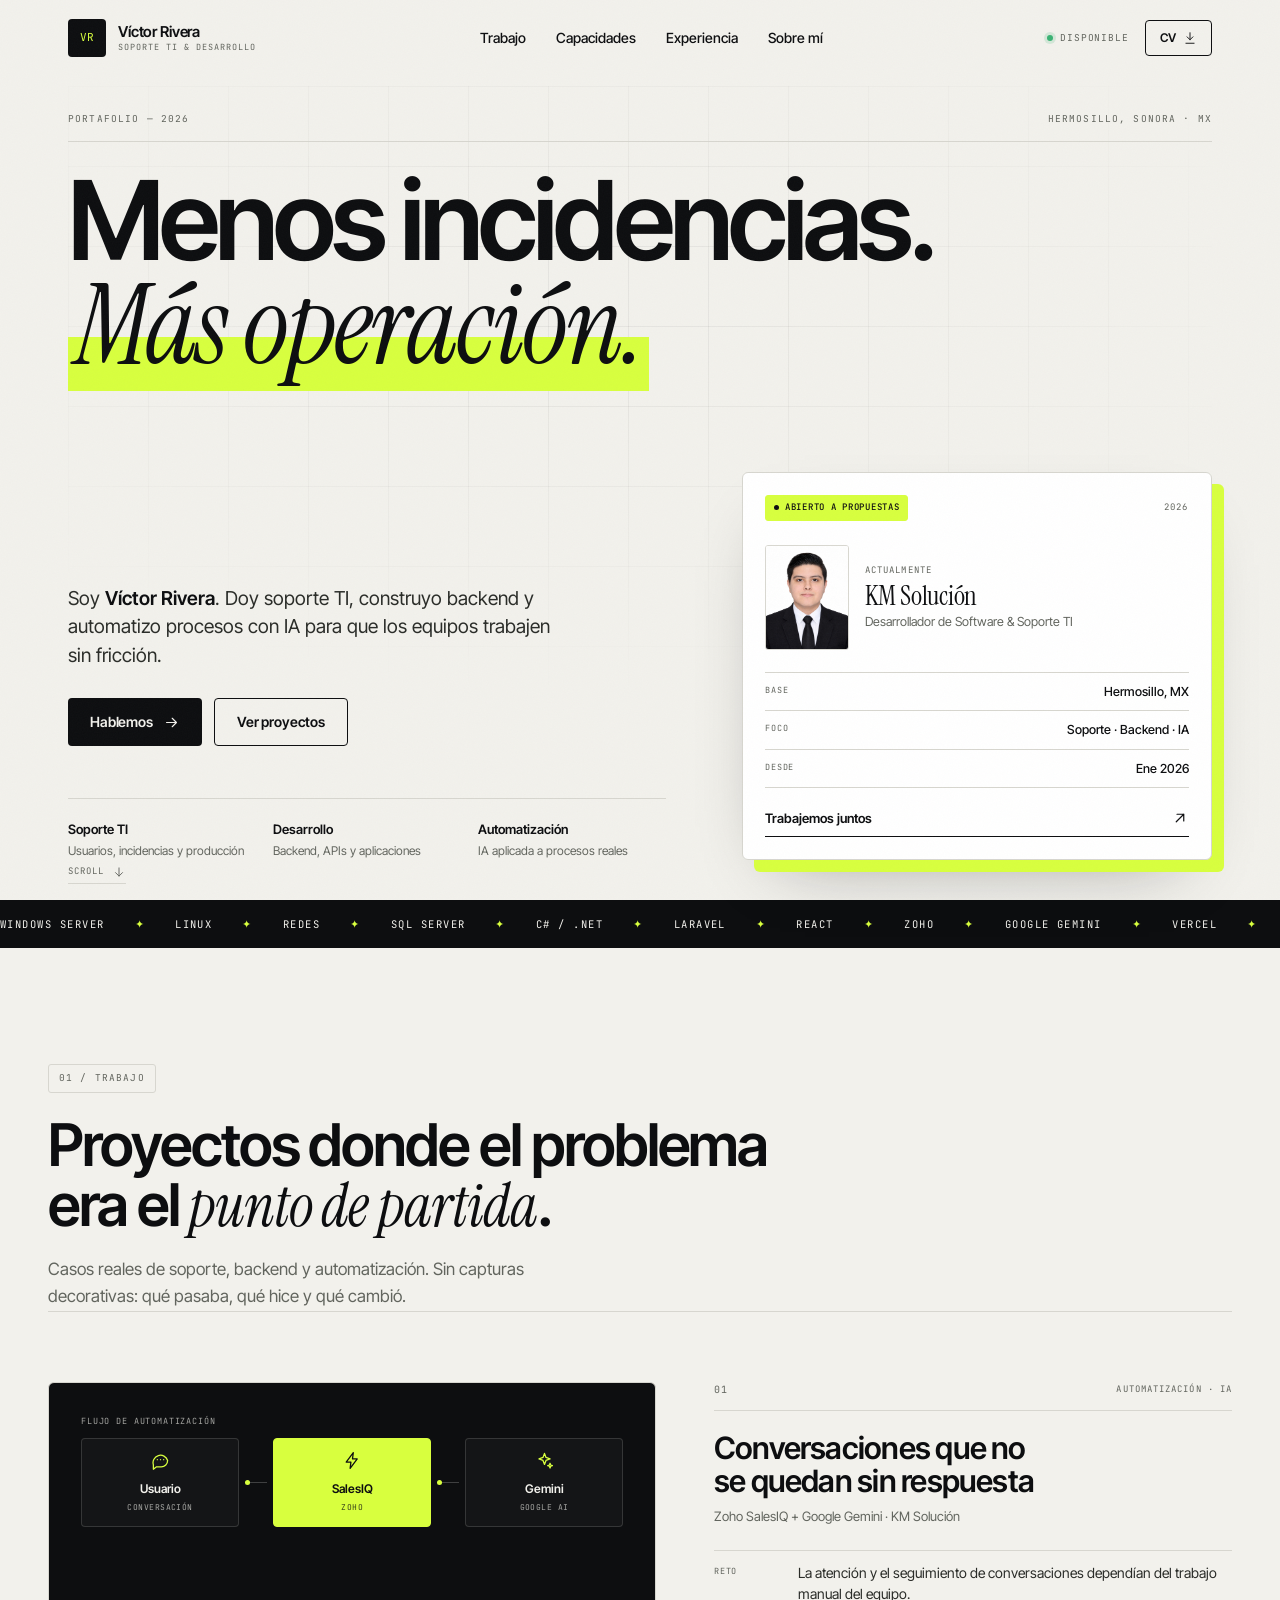
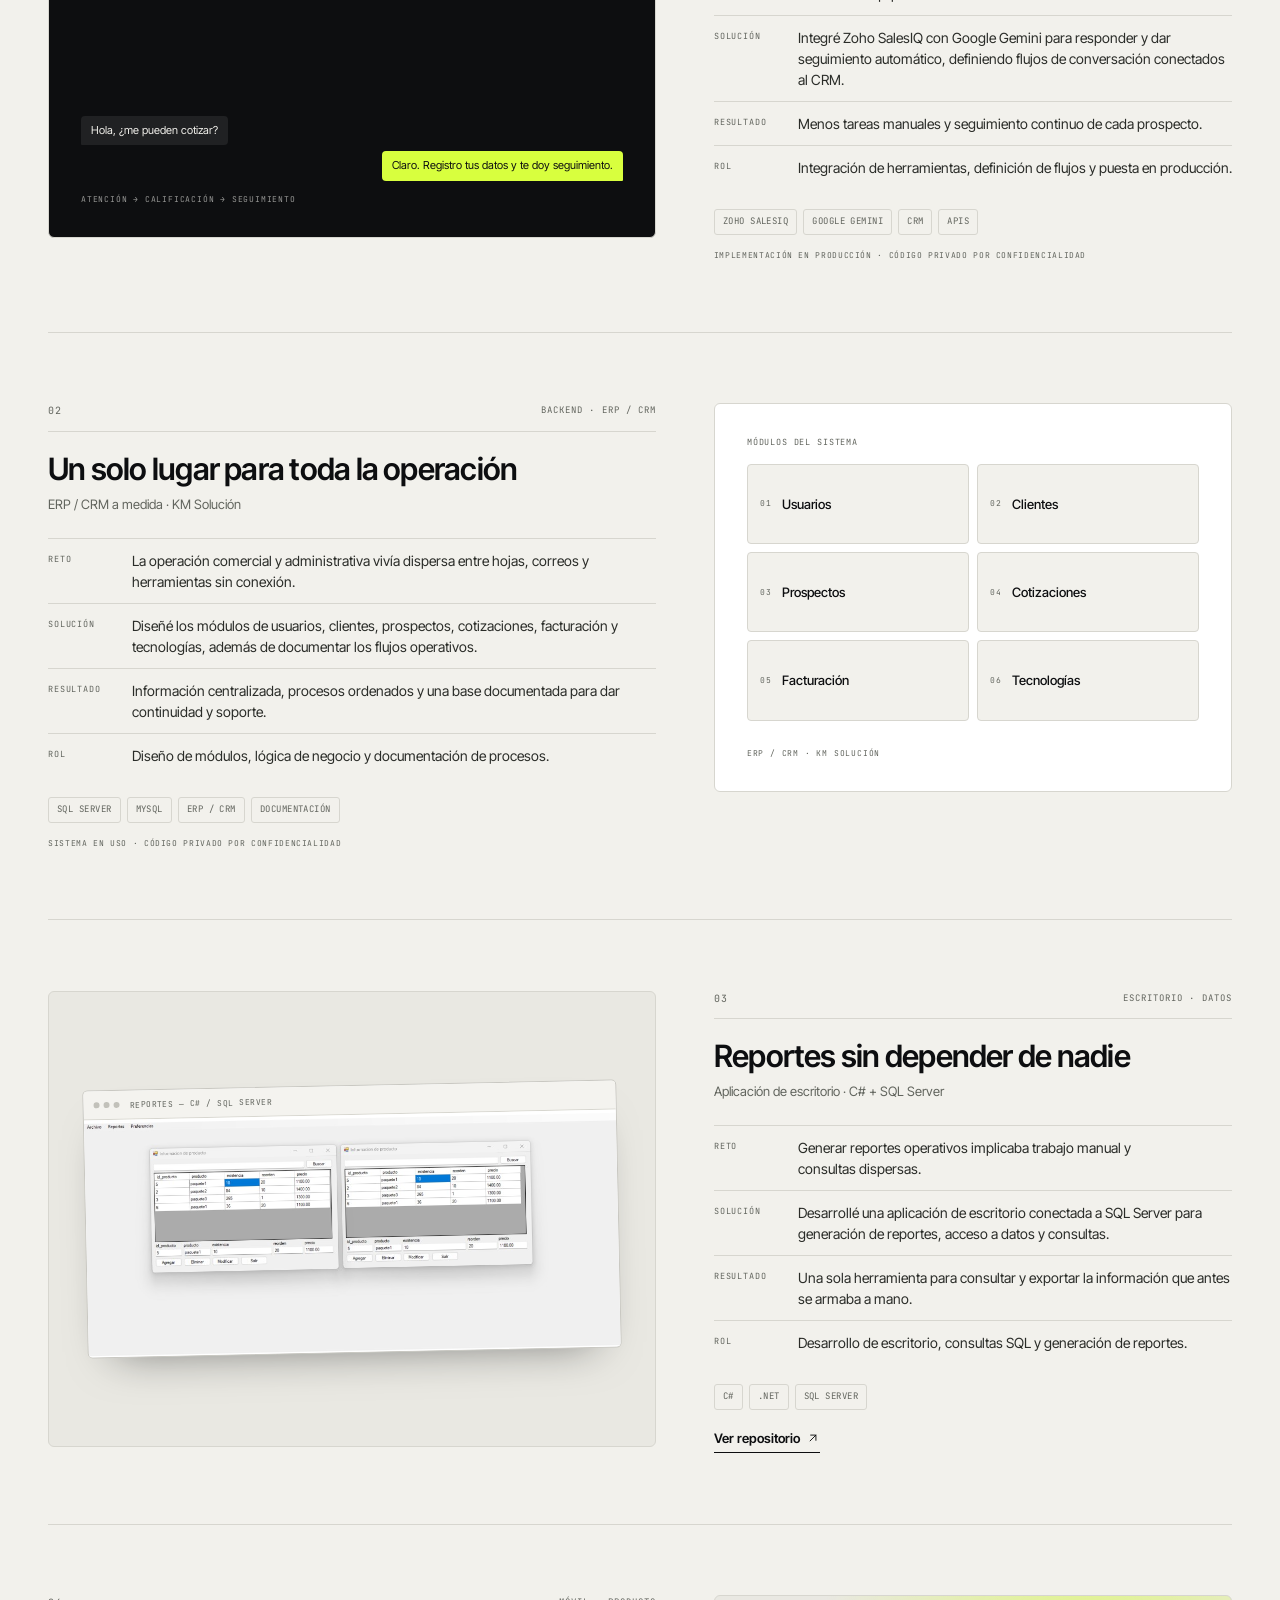
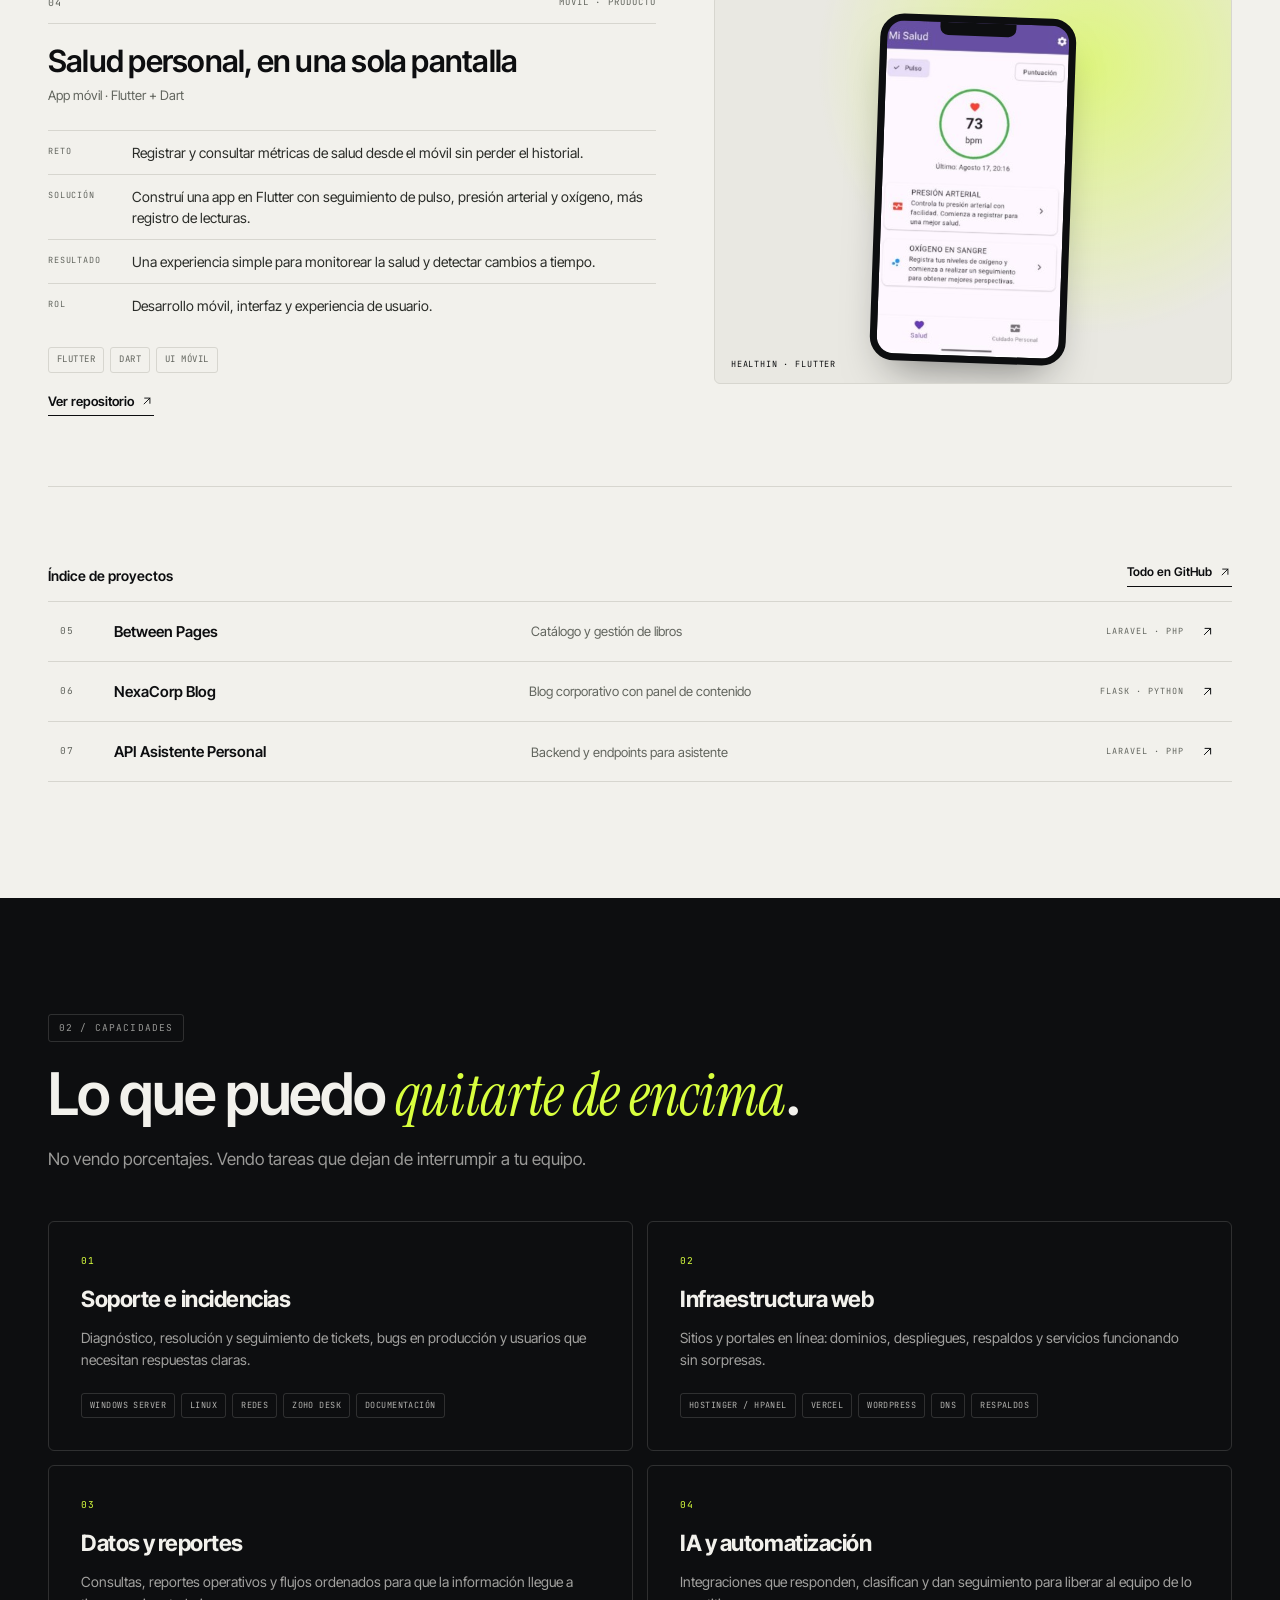
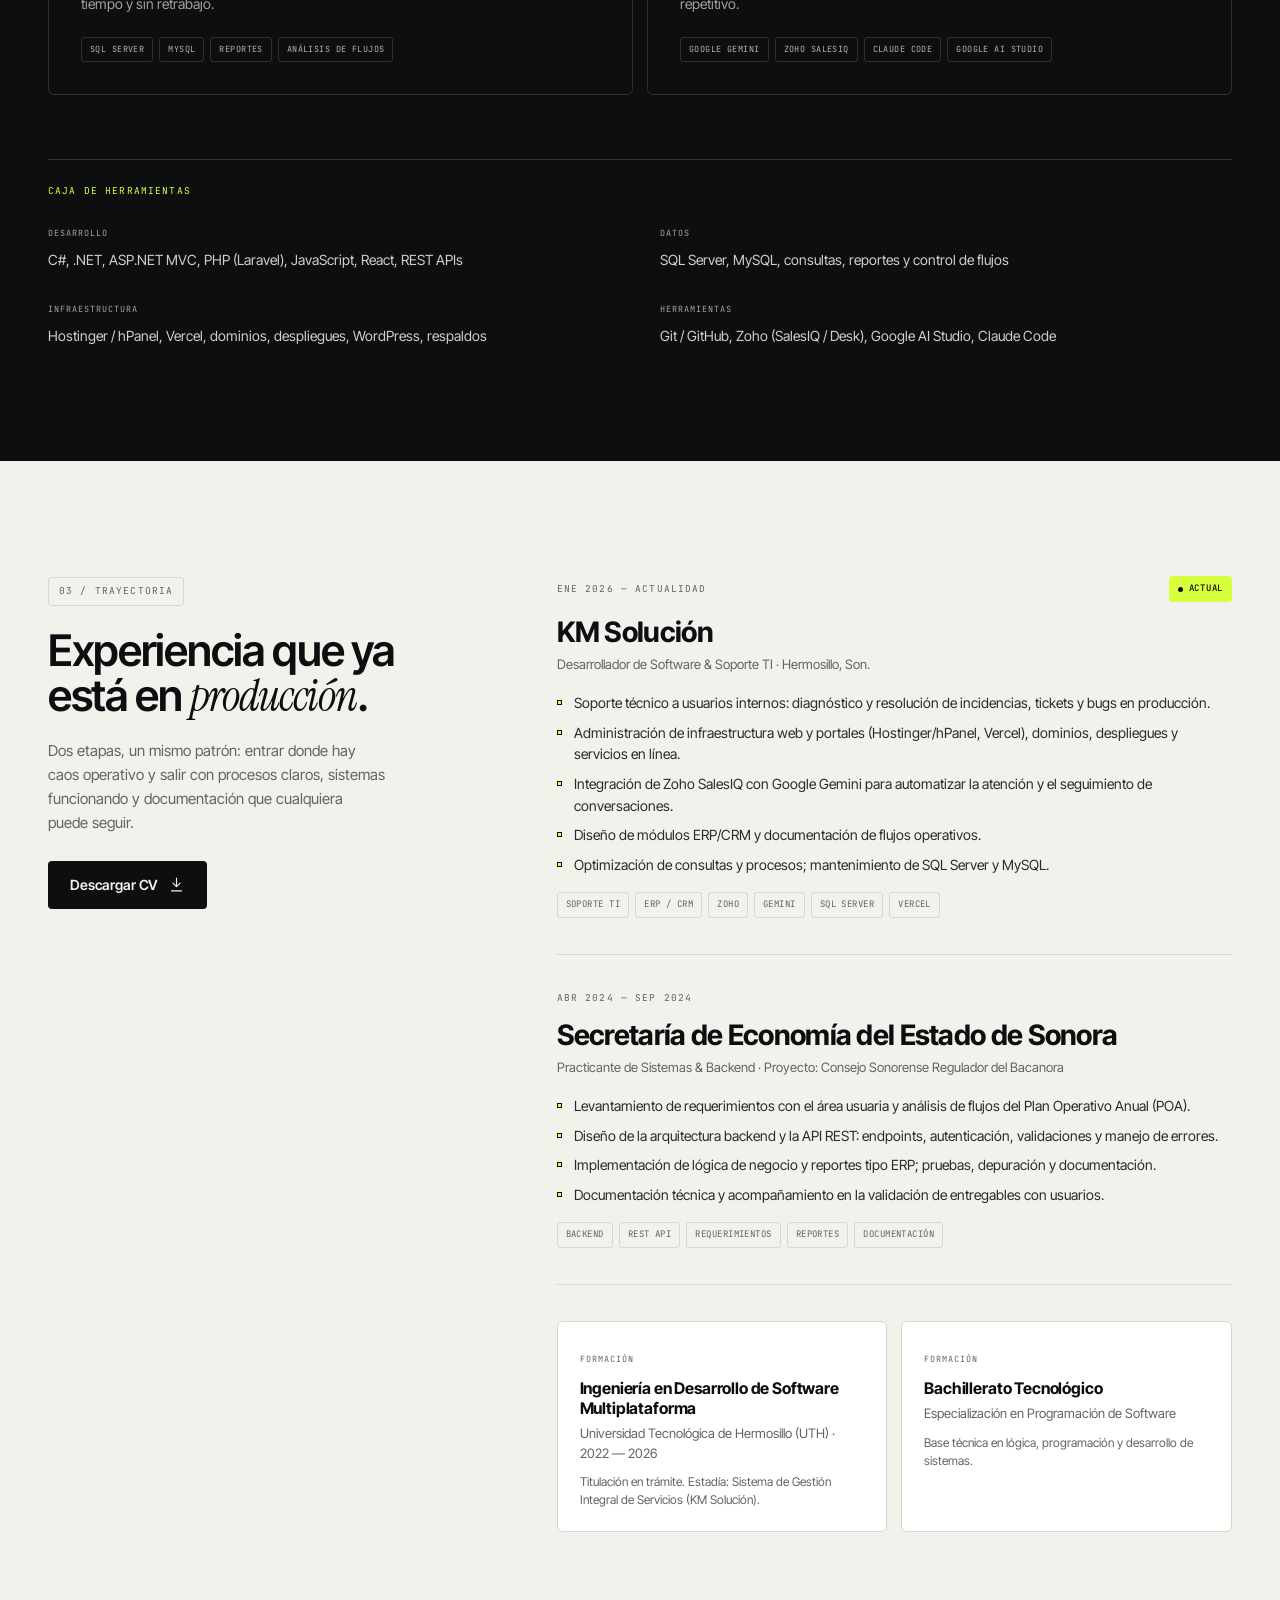
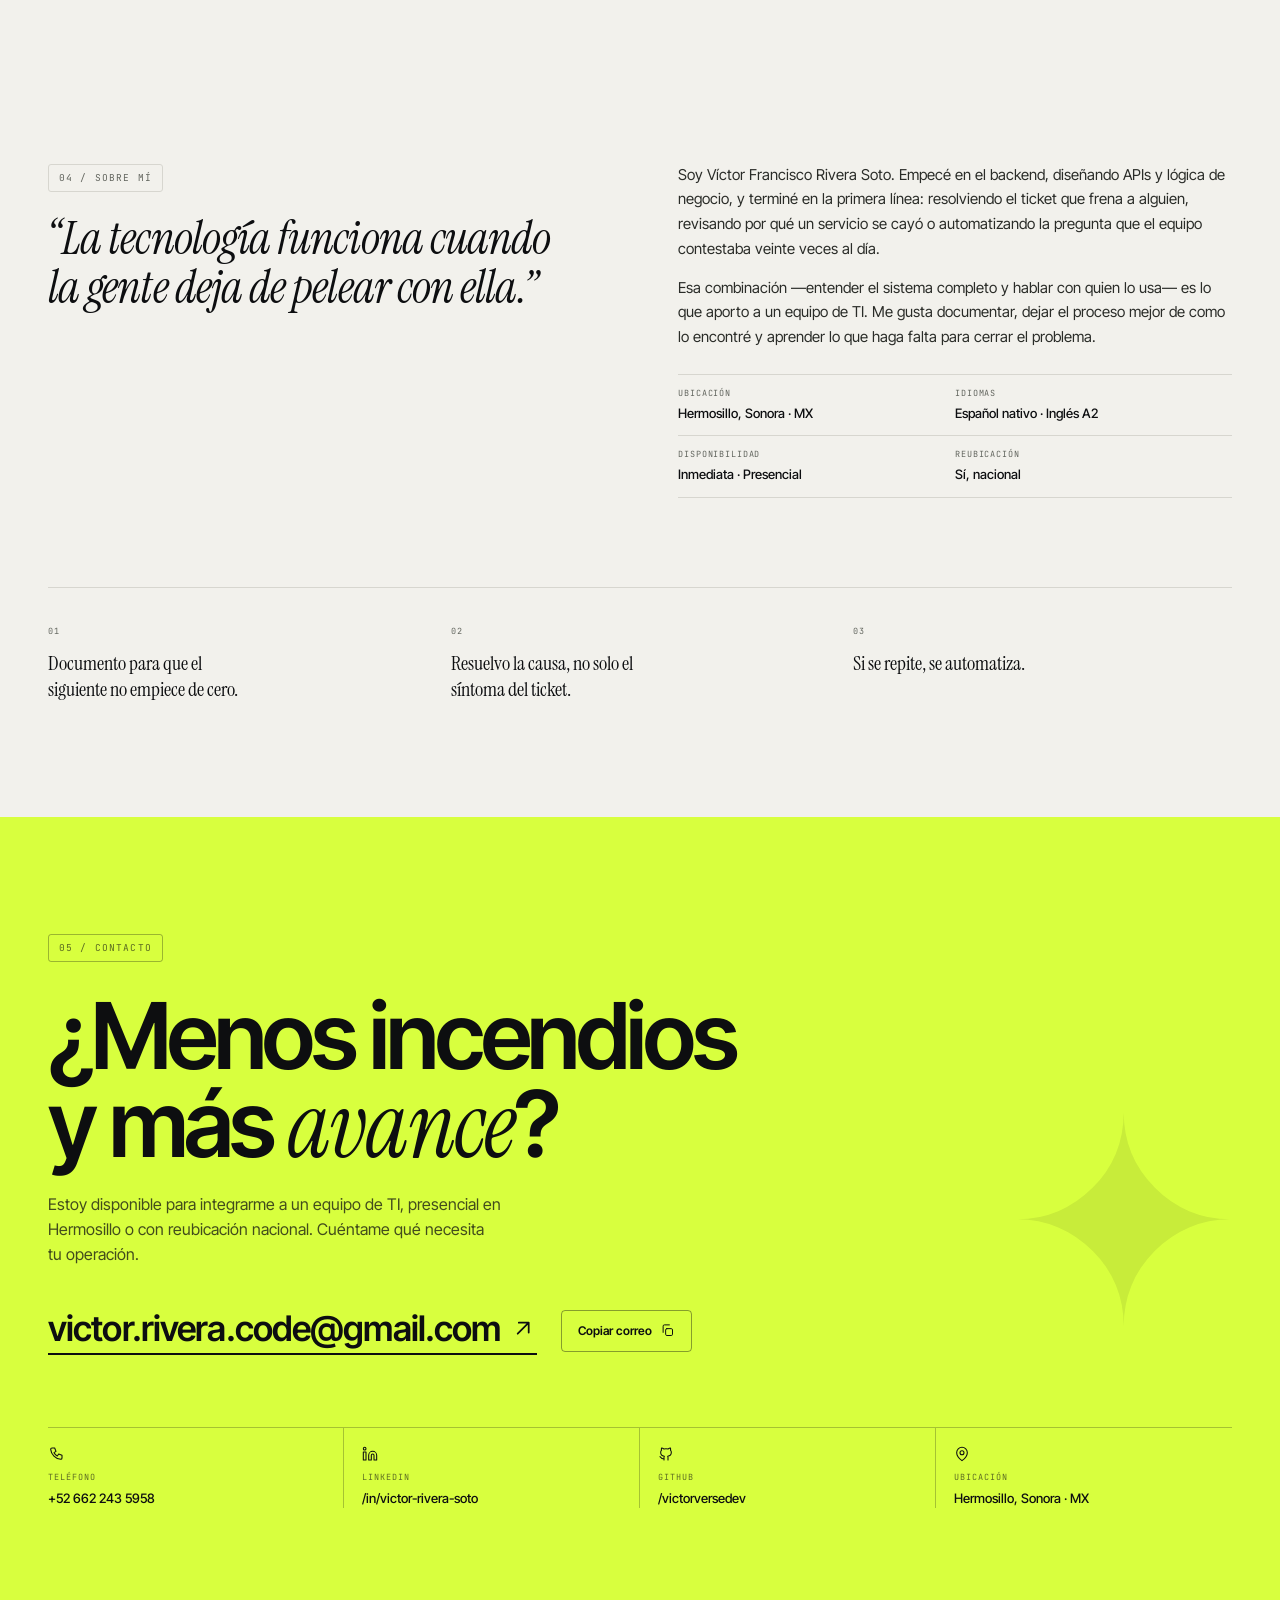
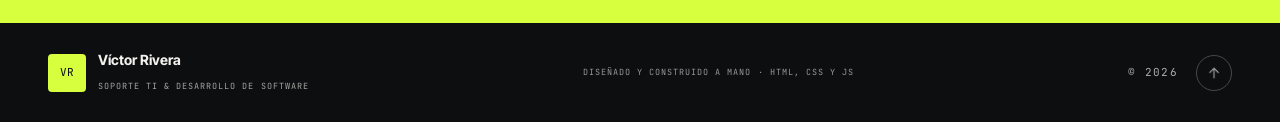
<file: index.html>
<!DOCTYPE html>
<html lang="es">
<head>
  <meta charset="UTF-8">
  <meta name="viewport" content="width=device-width, initial-scale=1.0">
  <script>document.documentElement.classList.add("js");</script>
  <noscript><style>.reveal{opacity:1 !important;transform:none !important}</style></noscript>
  <title>Víctor Rivera — Soporte TI &amp; Desarrollo de Software</title>
  <meta name="description" content="Soporte TI, desarrollo backend y automatización con IA. Víctor Rivera, experiencia en KM Solución y Secretaría de Economía de Sonora. Hermosillo, México.">
  <meta name="author" content="Víctor Francisco Rivera Soto">
  <meta name="theme-color" content="#F2F1EC">
  <link rel="canonical" href="https://portafolio-victor-three.vercel.app/">
  <link rel="icon" href="img/favicon.svg" type="image/svg+xml">

  <!-- Open Graph -->
  <meta property="og:type" content="website">
  <meta property="og:locale" content="es_MX">
  <meta property="og:title" content="Víctor Rivera — Soporte TI &amp; Desarrollo de Software">
  <meta property="og:description" content="Menos incidencias. Más operación. Soporte TI, backend y automatización con IA.">
  <meta property="og:url" content="https://portafolio-victor-three.vercel.app/">
  <meta property="og:image" content="https://portafolio-victor-three.vercel.app/img/og.jpg">
  <meta property="og:image:width" content="1200">
  <meta property="og:image:height" content="630">
  <meta name="twitter:card" content="summary_large_image">

  <!-- Tipografía -->
  <link rel="preconnect" href="https://fonts.googleapis.com">
  <link rel="preconnect" href="https://fonts.gstatic.com" crossorigin>
  <link href="https://fonts.googleapis.com/css2?family=Instrument+Serif:ital@0;1&family=Inter+Tight:wght@400;500;600;700&family=JetBrains+Mono:wght@400;500&display=swap" rel="stylesheet">

  <link rel="stylesheet" href="estilo.css">

  <script type="application/ld+json">
  {
    "@context": "https://schema.org",
    "@type": "Person",
    "name": "Víctor Francisco Rivera Soto",
    "jobTitle": "Soporte TI & Desarrollador de Software",
    "email": "mailto:victor.rivera.code@gmail.com",
    "telephone": "+526622435958",
    "url": "https://portafolio-victor-three.vercel.app",
    "address": {
      "@type": "PostalAddress",
      "addressLocality": "Hermosillo",
      "addressRegion": "Sonora",
      "addressCountry": "MX"
    },
    "sameAs": [
      "https://github.com/victorversedev",
      "https://www.linkedin.com/in/v%C3%ADctor-francisco-rivera-soto-ab3b212b9"
    ]
  }
  </script>
</head>
<body>

  <a class="skip-link" href="#contenido">Saltar al contenido</a>
  <div class="scroll-progress" aria-hidden="true"></div>

  <!-- Sprite de iconos -->
  <svg xmlns="http://www.w3.org/2000/svg" style="display:none" aria-hidden="true">
    <symbol id="i-arrow" viewBox="0 0 24 24"><path d="M5 12h14M13 6l6 6-6 6"/></symbol>
    <symbol id="i-arrow-up-right" viewBox="0 0 24 24"><path d="M7 17 17 7M8 7h9v9"/></symbol>
    <symbol id="i-arrow-down" viewBox="0 0 24 24"><path d="M12 5v14M6 13l6 6 6-6"/></symbol>
    <symbol id="i-download" viewBox="0 0 24 24"><path d="M12 3v12M7 10l5 5 5-5M5 21h14"/></symbol>
    <symbol id="i-copy" viewBox="0 0 24 24"><rect x="9" y="9" width="11" height="11" rx="2"/><path d="M5 15V5a2 2 0 0 1 2-2h8"/></symbol>
    <symbol id="i-check" viewBox="0 0 24 24"><path d="m4 12 5 5L20 6"/></symbol>
    <symbol id="i-mail" viewBox="0 0 24 24"><rect x="3" y="5" width="18" height="14" rx="2"/><path d="m3 7 9 6 9-6"/></symbol>
    <symbol id="i-phone" viewBox="0 0 24 24"><path d="M6 3h4l2 5-3 2a13 13 0 0 0 5 5l2-3 5 2v4a2 2 0 0 1-2 2A17 17 0 0 1 4 5a2 2 0 0 1 2-2Z"/></symbol>
    <symbol id="i-pin" viewBox="0 0 24 24"><path d="M20 10c0 6-8 12-8 12S4 16 4 10a8 8 0 1 1 16 0Z"/><circle cx="12" cy="10" r="3"/></symbol>
    <symbol id="i-github" viewBox="0 0 24 24"><path d="M9 19c-4.3 1.4-4.3-2.5-6-3m12 5v-3.5c0-1 .1-1.4-.5-2 2.8-.3 5.5-1.4 5.5-6a4.6 4.6 0 0 0-1.3-3.2 4.2 4.2 0 0 0-.1-3.2s-1.1-.3-3.5 1.3a12.3 12.3 0 0 0-6.2 0C6.5 2.8 5.4 3.1 5.4 3.1a4.2 4.2 0 0 0-.1 3.2A4.6 4.6 0 0 0 4 9.5c0 4.6 2.7 5.7 5.5 6-.6.6-.6 1.2-.5 2V21"/></symbol>
    <symbol id="i-linkedin" viewBox="0 0 24 24"><path d="M16 8a6 6 0 0 1 6 6v7h-4v-7a2 2 0 0 0-4 0v7h-4v-7a6 6 0 0 1 6-6Z"/><rect x="2" y="9" width="4" height="12"/><circle cx="4" cy="4" r="2"/></symbol>
    <symbol id="i-menu" viewBox="0 0 24 24"><path d="M4 7h16M4 12h16M4 17h16"/></symbol>
    <symbol id="i-close" viewBox="0 0 24 24"><path d="M6 6l12 12M18 6 6 18"/></symbol>
    <symbol id="i-headset" viewBox="0 0 24 24"><path d="M4 14v-2a8 8 0 0 1 16 0v2"/><rect x="2" y="14" width="4" height="6" rx="1"/><rect x="18" y="14" width="4" height="6" rx="1"/><path d="M20 20v1a2 2 0 0 1-2 2h-4"/></symbol>
    <symbol id="i-server" viewBox="0 0 24 24"><rect x="3" y="4" width="18" height="7" rx="1"/><rect x="3" y="13" width="18" height="7" rx="1"/><path d="M7 7.5h.01M7 16.5h.01"/></symbol>
    <symbol id="i-chart" viewBox="0 0 24 24"><path d="M3 21h18M7 17V9M12 17V5M17 17v-6"/></symbol>
    <symbol id="i-spark" viewBox="0 0 24 24"><path d="m12 3 1.9 5.1L19 10l-5.1 1.9L12 17l-1.9-5.1L5 10l5.1-1.9L12 3Z"/><path d="M19 15.5l.8 2.2 2.2.8-2.2.8-.8 2.2-.8-2.2-2.2-.8 2.2-.8.8-2.2Z"/></symbol>
    <symbol id="i-chat" viewBox="0 0 24 24"><path d="M21 12a8 8 0 0 1-8 8H7l-4 3v-5.5A8 8 0 1 1 21 12Z"/><path d="M8 11h.01M12 11h.01M16 11h.01"/></symbol>
    <symbol id="i-zap" viewBox="0 0 24 24"><path d="M13 2 4 14h6l-1 8 9-12h-6l1-8Z"/></symbol>
    <symbol id="i-db" viewBox="0 0 24 24"><ellipse cx="12" cy="5" rx="8" ry="3"/><path d="M4 5v6c0 1.7 3.6 3 8 3s8-1.3 8-3V5"/><path d="M4 11v6c0 1.7 3.6 3 8 3s8-1.3 8-3v-6"/></symbol>
    <symbol id="i-code" viewBox="0 0 24 24"><path d="m8 8-4 4 4 4M16 8l4 4-4 4M14 5l-4 14"/></symbol>
  </svg>

  <!-- ============ HEADER ============ -->
  <header class="site-header" id="site-header">
    <div class="site-header__inner">
      <a class="brand" href="#inicio">
        <span class="brand__mark" aria-hidden="true">VR</span>
        <span class="brand__text">
          <strong>Víctor Rivera</strong>
          <span>Soporte TI &amp; Desarrollo</span>
        </span>
      </a>

      <nav class="site-nav" aria-label="Principal">
        <a href="#trabajo">Trabajo</a>
        <a href="#capacidades">Capacidades</a>
        <a href="#experiencia">Experiencia</a>
        <a href="#sobremi">Sobre mí</a>
      </nav>

      <div class="site-header__actions">
        <span class="status"><span class="status__dot" aria-hidden="true"></span> Disponible</span>
        <a class="btn btn--sm btn--ghost" href="cv.pdf" download="Victor_Rivera_CV.pdf">
          CV <svg class="icon" aria-hidden="true"><use href="#i-download"/></svg>
        </a>
        <button class="menu-btn" id="menu-btn" aria-expanded="false" aria-controls="mobile-menu" aria-label="Abrir menú">
          <svg class="icon icon--menu" aria-hidden="true"><use href="#i-menu"/></svg>
          <svg class="icon icon--close" aria-hidden="true"><use href="#i-close"/></svg>
        </button>
      </div>
    </div>
  </header>

  <!-- Menú móvil -->
  <div class="mobile-menu" id="mobile-menu" aria-hidden="true">
    <nav class="mobile-menu__nav" aria-label="Menú móvil">
      <a href="#trabajo"><span class="mono">01</span> Trabajo</a>
      <a href="#capacidades"><span class="mono">02</span> Capacidades</a>
      <a href="#experiencia"><span class="mono">03</span> Experiencia</a>
      <a href="#sobremi"><span class="mono">04</span> Sobre mí</a>
      <a href="#contacto"><span class="mono">05</span> Contacto</a>
    </nav>
    <div class="mobile-menu__foot">
      <a href="mailto:victor.rivera.code@gmail.com">victor.rivera.code@gmail.com</a>
      <div class="mobile-menu__social">
        <a href="https://github.com/victorversedev" target="_blank" rel="noopener">GitHub</a>
        <a href="https://www.linkedin.com/in/v%C3%ADctor-francisco-rivera-soto-ab3b212b9" target="_blank" rel="noopener">LinkedIn</a>
        <a href="cv.pdf" download="Victor_Rivera_CV.pdf">Descargar CV</a>
      </div>
    </div>
  </div>

  <main id="contenido">

    <!-- ============ HERO ============ -->
    <section class="hero" id="inicio">
      <div class="hero__meta mono">
        <span>Portafolio — 2026</span>
        <span class="hero__meta-right">Hermosillo, Sonora · MX</span>
      </div>

      <h1 class="hero__title" aria-label="Menos incidencias. Más operación.">
        <span class="hero__line hero__line--sans">Menos incidencias.</span>
        <span class="hero__line hero__line--serif"><em>Más operación.</em></span>
      </h1>

      <div class="hero__grid">
        <div class="hero__lead">
          <p class="hero__intro">
            Soy <strong>Víctor Rivera</strong>. Doy soporte TI, construyo backend y automatizo
            procesos con IA para que los equipos trabajen sin fricción.
          </p>

          <div class="hero__cta">
            <a class="btn btn--primary" href="#contacto">
              Hablemos <svg class="icon" aria-hidden="true"><use href="#i-arrow"/></svg>
            </a>
            <a class="btn btn--ghost" href="#trabajo">Ver proyectos</a>
          </div>

          <ul class="hero__proof">
            <li>
              <strong>Soporte TI</strong>
              <span>Usuarios, incidencias y producción</span>
            </li>
            <li>
              <strong>Desarrollo</strong>
              <span>Backend, APIs y aplicaciones</span>
            </li>
            <li>
              <strong>Automatización</strong>
              <span>IA aplicada a procesos reales</span>
            </li>
          </ul>
        </div>

        <aside class="hero-card">
          <div class="hero-card__top">
            <span class="chip chip--live"><span class="chip__dot" aria-hidden="true"></span> Abierto a propuestas</span>
            <span class="mono">2026</span>
          </div>

          <div class="hero-card__id">
            <img class="hero-card__photo" src="img/foto-victor.jpg" alt="Retrato de Víctor Rivera" width="1000" height="1333" loading="eager" fetchpriority="high" decoding="async">
            <div>
              <p class="mono hero-card__label">Actualmente</p>
              <p class="hero-card__company">KM Solución</p>
              <p class="hero-card__role">Desarrollador de Software &amp; Soporte TI</p>
            </div>
          </div>

          <dl class="hero-card__facts">
            <div><dt>Base</dt><dd>Hermosillo, MX</dd></div>
            <div><dt>Foco</dt><dd>Soporte · Backend · IA</dd></div>
            <div><dt>Desde</dt><dd>Ene 2026</dd></div>
          </dl>

          <a class="hero-card__link" href="mailto:victor.rivera.code@gmail.com">
            Trabajemos juntos
            <svg class="icon" aria-hidden="true"><use href="#i-arrow-up-right"/></svg>
          </a>
        </aside>
      </div>

      <a class="hero__scroll mono" href="#trabajo">
        Scroll <svg class="icon" aria-hidden="true"><use href="#i-arrow-down"/></svg>
      </a>
    </section>

    <!-- ============ TICKER ============ -->
    <div class="ticker" aria-hidden="true">
      <div class="ticker__track">
        <span>Windows Server</span><span class="ticker__sep">✦</span>
        <span>Linux</span><span class="ticker__sep">✦</span>
        <span>Redes</span><span class="ticker__sep">✦</span>
        <span>SQL Server</span><span class="ticker__sep">✦</span>
        <span>C# / .NET</span><span class="ticker__sep">✦</span>
        <span>Laravel</span><span class="ticker__sep">✦</span>
        <span>React</span><span class="ticker__sep">✦</span>
        <span>Zoho</span><span class="ticker__sep">✦</span>
        <span>Google Gemini</span><span class="ticker__sep">✦</span>
        <span>Vercel</span><span class="ticker__sep">✦</span>
        <span>Hostinger</span><span class="ticker__sep">✦</span>
      </div>
    </div>

    <!-- ============ TRABAJO ============ -->
    <section class="section work" id="trabajo">
      <header class="section__head reveal">
        <span class="label mono">01 / Trabajo</span>
        <h2>Proyectos donde el problema <br>era el <em>punto de partida</em>.</h2>
        <p class="section__lead">
          Casos reales de soporte, backend y automatización. Sin capturas decorativas:
          qué pasaba, qué hice y qué cambió.
        </p>
      </header>

      <div class="cases">

        <!-- Caso 01 -->
        <article class="case reveal">
          <div class="case__media">
            <div class="visual visual--flow">
              <span class="visual__caption mono">Flujo de automatización</span>
              <div class="flow">
                <div class="flow__node">
                  <span class="flow__icon"><svg class="icon" aria-hidden="true"><use href="#i-chat"/></svg></span>
                  <strong>Usuario</strong>
                  <span class="mono">Conversación</span>
                </div>
                <div class="flow__link" aria-hidden="true"><span></span></div>
                <div class="flow__node flow__node--lime">
                  <span class="flow__icon"><svg class="icon" aria-hidden="true"><use href="#i-zap"/></svg></span>
                  <strong>SalesIQ</strong>
                  <span class="mono">Zoho</span>
                </div>
                <div class="flow__link" aria-hidden="true"><span></span></div>
                <div class="flow__node">
                  <span class="flow__icon"><svg class="icon" aria-hidden="true"><use href="#i-spark"/></svg></span>
                  <strong>Gemini</strong>
                  <span class="mono">Google AI</span>
                </div>
              </div>
              <div class="flow__chat">
                <p class="bubble bubble--in">Hola, ¿me pueden cotizar?</p>
                <p class="bubble bubble--out">Claro. Registro tus datos y te doy seguimiento.</p>
              </div>
              <p class="visual__foot mono">Atención → calificación → seguimiento</p>
            </div>
          </div>
          <div class="case__body">
            <div class="case__top">
              <span class="case__num mono">01</span>
              <span class="case__tag mono">Automatización · IA</span>
            </div>
            <h3>Conversaciones que no se quedan sin respuesta</h3>
            <p class="case__sub">Zoho SalesIQ + Google Gemini · KM Solución</p>
            <dl class="case__detail">
              <div>
                <dt>Reto</dt>
                <dd>La atención y el seguimiento de conversaciones dependían del trabajo manual del equipo.</dd>
              </div>
              <div>
                <dt>Solución</dt>
                <dd>Integré Zoho SalesIQ con Google Gemini para responder y dar seguimiento automático, definiendo flujos de conversación conectados al CRM.</dd>
              </div>
              <div>
                <dt>Resultado</dt>
                <dd>Menos tareas manuales y seguimiento continuo de cada prospecto.</dd>
              </div>
              <div>
                <dt>Rol</dt>
                <dd>Integración de herramientas, definición de flujos y puesta en producción.</dd>
              </div>
            </dl>
            <ul class="chips">
              <li>Zoho SalesIQ</li><li>Google Gemini</li><li>CRM</li><li>APIs</li>
            </ul>
            <p class="case__note mono">Implementación en producción · Código privado por confidencialidad</p>
          </div>
        </article>

        <!-- Caso 02 -->
        <article class="case case--reverse reveal">
          <div class="case__media">
            <div class="visual visual--modules">
              <span class="visual__caption mono">Módulos del sistema</span>
              <div class="modules">
                <div class="module"><span class="mono">01</span><strong>Usuarios</strong></div>
                <div class="module"><span class="mono">02</span><strong>Clientes</strong></div>
                <div class="module"><span class="mono">03</span><strong>Prospectos</strong></div>
                <div class="module"><span class="mono">04</span><strong>Cotizaciones</strong></div>
                <div class="module"><span class="mono">05</span><strong>Facturación</strong></div>
                <div class="module"><span class="mono">06</span><strong>Tecnologías</strong></div>
              </div>
              <p class="visual__foot mono">ERP / CRM · KM Solución</p>
            </div>
          </div>
          <div class="case__body">
            <div class="case__top">
              <span class="case__num mono">02</span>
              <span class="case__tag mono">Backend · ERP / CRM</span>
            </div>
            <h3>Un solo lugar para toda la operación</h3>
            <p class="case__sub">ERP / CRM a medida · KM Solución</p>
            <dl class="case__detail">
              <div>
                <dt>Reto</dt>
                <dd>La operación comercial y administrativa vivía dispersa entre hojas, correos y herramientas sin conexión.</dd>
              </div>
              <div>
                <dt>Solución</dt>
                <dd>Diseñé los módulos de usuarios, clientes, prospectos, cotizaciones, facturación y tecnologías, además de documentar los flujos operativos.</dd>
              </div>
              <div>
                <dt>Resultado</dt>
                <dd>Información centralizada, procesos ordenados y una base documentada para dar continuidad y soporte.</dd>
              </div>
              <div>
                <dt>Rol</dt>
                <dd>Diseño de módulos, lógica de negocio y documentación de procesos.</dd>
              </div>
            </dl>
            <ul class="chips">
              <li>SQL Server</li><li>MySQL</li><li>ERP / CRM</li><li>Documentación</li>
            </ul>
            <p class="case__note mono">Sistema en uso · Código privado por confidencialidad</p>
          </div>
        </article>

        <!-- Caso 03 -->
        <article class="case reveal">
          <div class="case__media">
            <div class="visual visual--desktop">
              <div class="frame">
                <div class="frame__bar">
                  <span class="frame__dots" aria-hidden="true"><i></i><i></i><i></i></span>
                  <span class="frame__title mono">Reportes — C# / SQL Server</span>
                </div>
                <img src="img/p4.jpg" alt="Aplicación de escritorio para generación de reportes con tablas de productos" width="1038" height="462" loading="lazy">
              </div>
            </div>
          </div>
          <div class="case__body">
            <div class="case__top">
              <span class="case__num mono">03</span>
              <span class="case__tag mono">Escritorio · Datos</span>
            </div>
            <h3>Reportes sin depender de nadie</h3>
            <p class="case__sub">Aplicación de escritorio · C# + SQL Server</p>
            <dl class="case__detail">
              <div>
                <dt>Reto</dt>
                <dd>Generar reportes operativos implicaba trabajo manual y consultas dispersas.</dd>
              </div>
              <div>
                <dt>Solución</dt>
                <dd>Desarrollé una aplicación de escritorio conectada a SQL Server para generación de reportes, acceso a datos y consultas.</dd>
              </div>
              <div>
                <dt>Resultado</dt>
                <dd>Una sola herramienta para consultar y exportar la información que antes se armaba a mano.</dd>
              </div>
              <div>
                <dt>Rol</dt>
                <dd>Desarrollo de escritorio, consultas SQL y generación de reportes.</dd>
              </div>
            </dl>
            <ul class="chips">
              <li>C#</li><li>.NET</li><li>SQL Server</li>
            </ul>
            <a class="case__link" href="https://github.com/victorversedev/Csshop.git" target="_blank" rel="noopener">
              Ver repositorio <svg class="icon" aria-hidden="true"><use href="#i-arrow-up-right"/></svg>
            </a>
          </div>
        </article>

        <!-- Caso 04 -->
        <article class="case case--reverse reveal">
          <div class="case__media">
            <div class="visual visual--phone">
              <div class="phone">
                <div class="phone__notch" aria-hidden="true"></div>
                <img src="img/p3.jpg" alt="Pantalla de la app HealthIn con métricas de pulso, presión arterial y oxígeno" width="235" height="430" loading="lazy">
              </div>
              <span class="visual__caption visual__caption--corner mono">HealthIn · Flutter</span>
            </div>
          </div>
          <div class="case__body">
            <div class="case__top">
              <span class="case__num mono">04</span>
              <span class="case__tag mono">Móvil · Producto</span>
            </div>
            <h3>Salud personal, en una sola pantalla</h3>
            <p class="case__sub">App móvil · Flutter + Dart</p>
            <dl class="case__detail">
              <div>
                <dt>Reto</dt>
                <dd>Registrar y consultar métricas de salud desde el móvil sin perder el historial.</dd>
              </div>
              <div>
                <dt>Solución</dt>
                <dd>Construí una app en Flutter con seguimiento de pulso, presión arterial y oxígeno, más registro de lecturas.</dd>
              </div>
              <div>
                <dt>Resultado</dt>
                <dd>Una experiencia simple para monitorear la salud y detectar cambios a tiempo.</dd>
              </div>
              <div>
                <dt>Rol</dt>
                <dd>Desarrollo móvil, interfaz y experiencia de usuario.</dd>
              </div>
            </dl>
            <ul class="chips">
              <li>Flutter</li><li>Dart</li><li>UI móvil</li>
            </ul>
            <a class="case__link" href="https://github.com/victorversedev/healthin_smartphone.git" target="_blank" rel="noopener">
              Ver repositorio <svg class="icon" aria-hidden="true"><use href="#i-arrow-up-right"/></svg>
            </a>
          </div>
        </article>

      </div>

      <!-- Índice de proyectos -->
      <div class="index reveal">
        <div class="index__head">
          <h3>Índice de proyectos</h3>
          <a class="link-arrow" href="https://github.com/victorversedev" target="_blank" rel="noopener">
            Todo en GitHub <svg class="icon" aria-hidden="true"><use href="#i-arrow-up-right"/></svg>
          </a>
        </div>
        <a class="index__row" href="https://github.com/victorversedev/betweenpages.git" target="_blank" rel="noopener">
          <span class="index__num mono">05</span>
          <span class="index__name">Between Pages</span>
          <span class="index__desc">Catálogo y gestión de libros</span>
          <span class="index__stack mono">Laravel · PHP</span>
          <svg class="icon" aria-hidden="true"><use href="#i-arrow-up-right"/></svg>
        </a>
        <a class="index__row" href="https://github.com/victorversedev/sitio-web.git" target="_blank" rel="noopener">
          <span class="index__num mono">06</span>
          <span class="index__name">NexaCorp Blog</span>
          <span class="index__desc">Blog corporativo con panel de contenido</span>
          <span class="index__stack mono">Flask · Python</span>
          <svg class="icon" aria-hidden="true"><use href="#i-arrow-up-right"/></svg>
        </a>
        <a class="index__row" href="https://github.com/victorversedev/Asistente.git" target="_blank" rel="noopener">
          <span class="index__num mono">07</span>
          <span class="index__name">API Asistente Personal</span>
          <span class="index__desc">Backend y endpoints para asistente</span>
          <span class="index__stack mono">Laravel · PHP</span>
          <svg class="icon" aria-hidden="true"><use href="#i-arrow-up-right"/></svg>
        </a>
      </div>
    </section>

    <!-- ============ CAPACIDADES ============ -->
    <section class="section section--ink capabilities" id="capacidades">
      <header class="section__head reveal">
        <span class="label mono">02 / Capacidades</span>
        <h2>Lo que puedo <em>quitarte de encima</em>.</h2>
        <p class="section__lead">
          No vendo porcentajes. Vendo tareas que dejan de interrumpir a tu equipo.
        </p>
      </header>

      <div class="caps">
        <article class="cap reveal">
          <span class="cap__num mono">01</span>
          <h3>Soporte e incidencias</h3>
          <p>Diagnóstico, resolución y seguimiento de tickets, bugs en producción y usuarios que necesitan respuestas claras.</p>
          <ul class="tags">
            <li>Windows Server</li><li>Linux</li><li>Redes</li><li>Zoho Desk</li><li>Documentación</li>
          </ul>
        </article>

        <article class="cap reveal">
          <span class="cap__num mono">02</span>
          <h3>Infraestructura web</h3>
          <p>Sitios y portales en línea: dominios, despliegues, respaldos y servicios funcionando sin sorpresas.</p>
          <ul class="tags">
            <li>Hostinger / hPanel</li><li>Vercel</li><li>WordPress</li><li>DNS</li><li>Respaldos</li>
          </ul>
        </article>

        <article class="cap reveal">
          <span class="cap__num mono">03</span>
          <h3>Datos y reportes</h3>
          <p>Consultas, reportes operativos y flujos ordenados para que la información llegue a tiempo y sin retrabajo.</p>
          <ul class="tags">
            <li>SQL Server</li><li>MySQL</li><li>Reportes</li><li>Análisis de flujos</li>
          </ul>
        </article>

        <article class="cap reveal">
          <span class="cap__num mono">04</span>
          <h3>IA y automatización</h3>
          <p>Integraciones que responden, clasifican y dan seguimiento para liberar al equipo de lo repetitivo.</p>
          <ul class="tags">
            <li>Google Gemini</li><li>Zoho SalesIQ</li><li>Claude Code</li><li>Google AI Studio</li>
          </ul>
        </article>
      </div>

      <div class="stack reveal">
        <h3 class="mono">Caja de herramientas</h3>
        <div class="stack__grid">
          <div class="stack__group">
            <span class="mono">Desarrollo</span>
            <p>C#, .NET, ASP.NET MVC, PHP (Laravel), JavaScript, React, REST APIs</p>
          </div>
          <div class="stack__group">
            <span class="mono">Datos</span>
            <p>SQL Server, MySQL, consultas, reportes y control de flujos</p>
          </div>
          <div class="stack__group">
            <span class="mono">Infraestructura</span>
            <p>Hostinger / hPanel, Vercel, dominios, despliegues, WordPress, respaldos</p>
          </div>
          <div class="stack__group">
            <span class="mono">Herramientas</span>
            <p>Git / GitHub, Zoho (SalesIQ / Desk), Google AI Studio, Claude Code</p>
          </div>
        </div>
      </div>
    </section>

    <!-- ============ EXPERIENCIA ============ -->
    <section class="section experience" id="experiencia">
      <div class="exp__aside reveal">
        <span class="label mono">03 / Trayectoria</span>
        <h2>Experiencia que ya está en <em>producción</em>.</h2>
        <p>
          Dos etapas, un mismo patrón: entrar donde hay caos operativo y salir con
          procesos claros, sistemas funcionando y documentación que cualquiera puede seguir.
        </p>
        <a class="btn btn--primary" href="cv.pdf" download="Victor_Rivera_CV.pdf">
          Descargar CV <svg class="icon" aria-hidden="true"><use href="#i-download"/></svg>
        </a>
      </div>

      <div class="exp__main">
        <ol class="timeline">
          <li class="job reveal">
            <div class="job__meta">
              <span class="mono">Ene 2026 — Actualidad</span>
              <span class="chip chip--live"><span class="chip__dot" aria-hidden="true"></span> Actual</span>
            </div>
            <h3>KM Solución</h3>
            <p class="job__role">Desarrollador de Software &amp; Soporte TI · Hermosillo, Son.</p>
            <ul class="job__list">
              <li>Soporte técnico a usuarios internos: diagnóstico y resolución de incidencias, tickets y bugs en producción.</li>
              <li>Administración de infraestructura web y portales (Hostinger/hPanel, Vercel), dominios, despliegues y servicios en línea.</li>
              <li>Integración de Zoho SalesIQ con Google Gemini para automatizar la atención y el seguimiento de conversaciones.</li>
              <li>Diseño de módulos ERP/CRM y documentación de flujos operativos.</li>
              <li>Optimización de consultas y procesos; mantenimiento de SQL Server y MySQL.</li>
            </ul>
            <ul class="chips">
              <li>Soporte TI</li><li>ERP / CRM</li><li>Zoho</li><li>Gemini</li><li>SQL Server</li><li>Vercel</li>
            </ul>
          </li>

          <li class="job reveal">
            <div class="job__meta">
              <span class="mono">Abr 2024 — Sep 2024</span>
            </div>
            <h3>Secretaría de Economía del Estado de Sonora</h3>
            <p class="job__role">Practicante de Sistemas &amp; Backend · Proyecto: Consejo Sonorense Regulador del Bacanora</p>
            <ul class="job__list">
              <li>Levantamiento de requerimientos con el área usuaria y análisis de flujos del Plan Operativo Anual (POA).</li>
              <li>Diseño de la arquitectura backend y la API REST: endpoints, autenticación, validaciones y manejo de errores.</li>
              <li>Implementación de lógica de negocio y reportes tipo ERP; pruebas, depuración y documentación.</li>
              <li>Documentación técnica y acompañamiento en la validación de entregables con usuarios.</li>
            </ul>
            <ul class="chips">
              <li>Backend</li><li>REST API</li><li>Requerimientos</li><li>Reportes</li><li>Documentación</li>
            </ul>
          </li>
        </ol>

        <div class="education reveal">
          <article class="edu">
            <span class="mono">Formación</span>
            <h3>Ingeniería en Desarrollo de Software Multiplataforma</h3>
            <p>Universidad Tecnológica de Hermosillo (UTH) · 2022 — 2026</p>
            <p class="edu__note">Titulación en trámite. Estadía: Sistema de Gestión Integral de Servicios (KM Solución).</p>
          </article>
          <article class="edu">
            <span class="mono">Formación</span>
            <h3>Bachillerato Tecnológico</h3>
            <p>Especialización en Programación de Software</p>
            <p class="edu__note">Base técnica en lógica, programación y desarrollo de sistemas.</p>
          </article>
        </div>
      </div>
    </section>

    <!-- ============ SOBRE MÍ ============ -->
    <section class="section about" id="sobremi">
      <div class="about__grid">
        <div class="about__intro reveal">
          <span class="label mono">04 / Sobre mí</span>
          <p class="about__quote">“La tecnología funciona cuando la gente deja de pelear con ella.”</p>
        </div>
        <div class="about__text reveal">
          <p>
            Soy Víctor Francisco Rivera Soto. Empecé en el backend, diseñando APIs y lógica de negocio,
            y terminé en la primera línea: resolviendo el ticket que frena a alguien, revisando por qué
            un servicio se cayó o automatizando la pregunta que el equipo contestaba veinte veces al día.
          </p>
          <p>
            Esa combinación —entender el sistema completo y hablar con quien lo usa— es lo que aporto a
            un equipo de TI. Me gusta documentar, dejar el proceso mejor de como lo encontré y aprender
            lo que haga falta para cerrar el problema.
          </p>
          <dl class="facts">
            <div><dt>Ubicación</dt><dd>Hermosillo, Sonora · MX</dd></div>
            <div><dt>Idiomas</dt><dd>Español nativo · Inglés A2</dd></div>
            <div><dt>Disponibilidad</dt><dd>Inmediata · Presencial</dd></div>
            <div><dt>Reubicación</dt><dd>Sí, nacional</dd></div>
          </dl>
        </div>
      </div>

      <div class="principles reveal">
        <div class="principle">
          <span class="mono">01</span>
          <p>Documento para que el siguiente no empiece de cero.</p>
        </div>
        <div class="principle">
          <span class="mono">02</span>
          <p>Resuelvo la causa, no solo el síntoma del ticket.</p>
        </div>
        <div class="principle">
          <span class="mono">03</span>
          <p>Si se repite, se automatiza.</p>
        </div>
      </div>
    </section>

    <!-- ============ CONTACTO ============ -->
    <section class="contact" id="contacto">
      <div class="contact__inner">
        <span class="label mono">05 / Contacto</span>
        <h2>¿Menos incendios <br>y más <em>avance</em>?</h2>
        <p class="contact__lead">
          Estoy disponible para integrarme a un equipo de TI, presencial en Hermosillo
          o con reubicación nacional. Cuéntame qué necesita tu operación.
        </p>

        <div class="contact__actions">
          <a class="contact__mail" href="mailto:victor.rivera.code@gmail.com">
            victor.rivera.code@gmail.com
            <svg class="icon" aria-hidden="true"><use href="#i-arrow-up-right"/></svg>
          </a>
          <button class="copy-btn" type="button" data-copy="victor.rivera.code@gmail.com">
            <span class="copy-btn__text">Copiar correo</span>
            <svg class="icon icon--copy" aria-hidden="true"><use href="#i-copy"/></svg>
            <svg class="icon icon--check" aria-hidden="true"><use href="#i-check"/></svg>
          </button>
        </div>

        <div class="contact__grid">
          <a href="tel:+526622435958">
            <svg class="icon" aria-hidden="true"><use href="#i-phone"/></svg>
            <span class="mono">Teléfono</span>
            +52 662 243 5958
          </a>
          <a href="https://www.linkedin.com/in/v%C3%ADctor-francisco-rivera-soto-ab3b212b9" target="_blank" rel="noopener">
            <svg class="icon" aria-hidden="true"><use href="#i-linkedin"/></svg>
            <span class="mono">LinkedIn</span>
            /in/victor-rivera-soto
          </a>
          <a href="https://github.com/victorversedev" target="_blank" rel="noopener">
            <svg class="icon" aria-hidden="true"><use href="#i-github"/></svg>
            <span class="mono">GitHub</span>
            /victorversedev
          </a>
          <span class="contact__loc">
            <svg class="icon" aria-hidden="true"><use href="#i-pin"/></svg>
            <span class="mono">Ubicación</span>
            Hermosillo, Sonora · MX
          </span>
        </div>
      </div>
      <span class="contact__mark" aria-hidden="true">✦</span>
    </section>
  </main>

  <!-- ============ FOOTER ============ -->
  <footer class="site-footer">
    <div class="site-footer__inner">
      <div class="site-footer__brand">
        <span class="brand__mark" aria-hidden="true">VR</span>
        <div>
          <strong>Víctor Rivera</strong>
          <span class="mono">Soporte TI &amp; Desarrollo de Software</span>
        </div>
      </div>
      <p class="site-footer__note mono">Diseñado y construido a mano · HTML, CSS y JS</p>
      <div class="site-footer__right">
        <span class="mono">© <span id="year">2026</span></span>
        <a class="to-top" href="#inicio" aria-label="Volver arriba">
          <svg class="icon" aria-hidden="true"><use href="#i-arrow-up-right"/></svg>
        </a>
      </div>
    </div>
  </footer>

  <script src="script.js"></script>
</body>
</html>
</file>
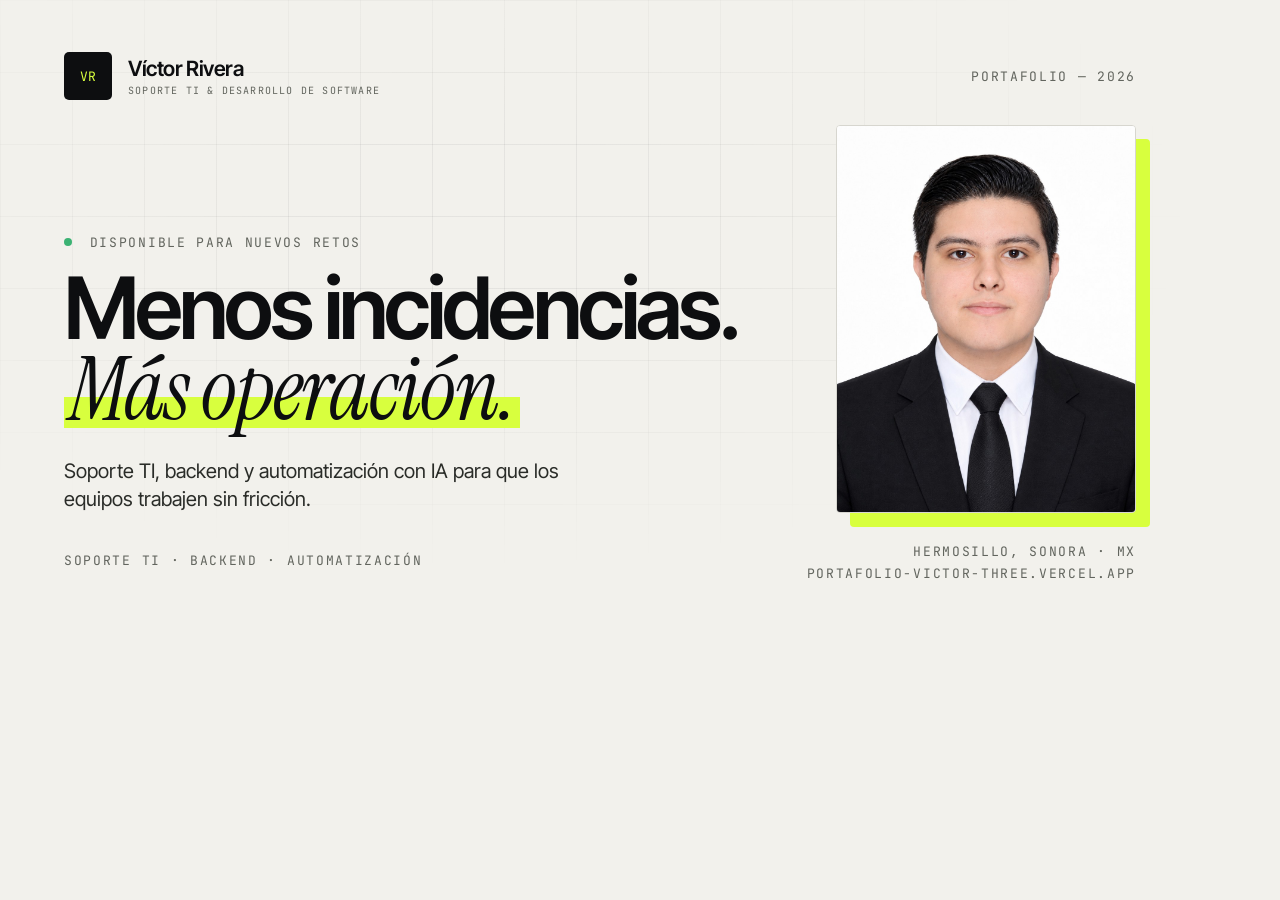
<file: og-temp.html>
<!DOCTYPE html>
<html lang="es">
<head>
<meta charset="UTF-8">
<link rel="preconnect" href="https://fonts.googleapis.com">
<link rel="preconnect" href="https://fonts.gstatic.com" crossorigin>
<link href="https://fonts.googleapis.com/css2?family=Instrument+Serif:ital@0;1&family=Inter+Tight:wght@400;500;600;700&family=JetBrains+Mono:wght@400;500&display=swap" rel="stylesheet">
<style>
  * { box-sizing: border-box; margin: 0; padding: 0; }
  html, body { width: 1200px; height: 630px; overflow: hidden; }
  body {
    background: #F2F1EC; color: #0D0E10;
    font-family: "Inter Tight", sans-serif;
    padding: 52px 64px 48px;
    display: flex; flex-direction: column; justify-content: space-between;
    position: relative;
    -webkit-font-smoothing: antialiased;
  }
  body::before {
    content: ""; position: absolute; inset: 0;
    background-image:
      linear-gradient(to right, rgba(13,14,16,.055) 1px, transparent 1px),
      linear-gradient(to bottom, rgba(13,14,16,.055) 1px, transparent 1px);
    background-size: 72px 72px;
    -webkit-mask-image: radial-gradient(ellipse 75% 70% at 40% 35%, #000 20%, transparent 80%);
  }
  .mono { font-family: "JetBrains Mono", monospace; font-size: 13px; letter-spacing: .13em; text-transform: uppercase; color: #62655E; }
  .top, .bottom { position: relative; z-index: 2; display: flex; align-items: center; justify-content: space-between; }
  .brand { display: flex; align-items: center; gap: 16px; }
  .mark {
    width: 48px; height: 48px; border-radius: 5px; background: #0D0E10; color: #D8FF3E;
    font-family: "JetBrains Mono", monospace; font-size: 13px; display: grid; place-items: center;
  }
  .brand strong { display: block; font-size: 21px; font-weight: 600; letter-spacing: -.02em; }
  .brand > div span { display: block; margin-top: 3px; font-family: "JetBrains Mono", monospace; font-size: 10px; letter-spacing: .12em; text-transform: uppercase; color: #62655E; }
  .mid { position: relative; z-index: 2; display: flex; align-items: flex-end; justify-content: space-between; gap: 40px; }
  .copy { max-width: 760px; }
  .eyebrow { margin-bottom: 18px; }
  h1 { font-size: 86px; line-height: .93; letter-spacing: -.045em; font-weight: 600; }
  h1 em { font-family: "Instrument Serif", serif; font-style: italic; font-weight: 400; letter-spacing: -.02em; }
  h1 .hl {
    display: inline-block;
    background: linear-gradient(transparent 58%, #D8FF3E 58%, #D8FF3E 96%, transparent 96%);
    padding: 0 .06em;
  }
  .sub { margin-top: 26px; font-size: 20px; line-height: 1.4; color: #2A2C28; max-width: 520px; }
  .photo-wrap { position: relative; flex-shrink: 0; }
  .photo-wrap::before {
    content: ""; position: absolute; inset: 14px -14px -14px 14px; background: #D8FF3E; border-radius: 4px;
  }
  .photo {
    position: relative; width: 300px; height: 388px; object-fit: cover; object-position: top center;
    border: 1px solid #D7D6CF; border-radius: 4px; display: block; background: #fff;
  }
  .bottom .right { text-align: right; }
  .bottom .right .mono { display: block; margin-top: 5px; }
  .dot { display: inline-block; width: 8px; height: 8px; border-radius: 50%; background: #3BB273; margin-right: 8px; vertical-align: 1px; }
</style>
</head>
<body>
  <div class="top">
    <div class="brand">
      <span class="mark">VR</span>
      <div>
        <strong>Víctor Rivera</strong>
        <span>Soporte TI &amp; Desarrollo de Software</span>
      </div>
    </div>
    <span class="mono">Portafolio — 2026</span>
  </div>

  <div class="mid">
    <div class="copy">
      <div class="eyebrow mono"><span class="dot"></span> Disponible para nuevos retos</div>
      <h1>Menos incidencias.<br><em class="hl">Más operación.</em></h1>
      <p class="sub">Soporte TI, backend y automatización con IA para que los equipos trabajen sin fricción.</p>
    </div>
    <div class="photo-wrap">
      <img class="photo" src="img/foto-victor.jpg" alt="">
    </div>
  </div>

  <div class="bottom">
    <span class="mono">Soporte TI · Backend · Automatización</span>
    <div class="right">
      <span class="mono">Hermosillo, Sonora · MX</span>
      <span class="mono">portafolio-victor-three.vercel.app</span>
    </div>
  </div>
</body>
</html>
</file>
<file: estilo.css>
/* ==========================================================================
   Víctor Rivera — Portafolio 2026
   Sistema editorial: papel cálido, tinta, lima eléctrico.
   ========================================================================== */

/* ---------- Tokens ---------- */
:root {
  --paper: #F2F1EC;
  --paper-2: #E9E8E2;
  --surface: #FFFFFF;
  --ink: #0D0E10;
  --ink-soft: #2A2C28;
  --muted: #62655E;
  --muted-2: #8A8D86;
  --line: #D7D6CF;
  --line-dark: rgba(242, 241, 236, 0.15);
  --lime: #D8FF3E;
  --lime-deep: #C6EC31;
  --green: #3BB273;

  --font-sans: "Inter Tight", -apple-system, BlinkMacSystemFont, "Segoe UI", Roboto, Helvetica, Arial, sans-serif;
  --font-serif: "Instrument Serif", "Iowan Old Style", Georgia, "Times New Roman", serif;
  --font-mono: "JetBrains Mono", ui-monospace, "SF Mono", Menlo, Consolas, monospace;

  --max: 1240px;
  --gutter: clamp(20px, 4vw, 48px);
  --header-h: 76px;
  --radius: 6px;

  --ease: cubic-bezier(0.22, 1, 0.36, 1);
}

/* ---------- Reset ---------- */
*,
*::before,
*::after { box-sizing: border-box; }

html {
  scroll-behavior: smooth;
  -webkit-text-size-adjust: 100%;
}

section[id],
main[id] { scroll-margin-top: calc(var(--header-h) + 18px); }

body {
  margin: 0;
  background: var(--paper);
  color: var(--ink);
  font-family: var(--font-sans);
  font-size: 16px;
  line-height: 1.55;
  -webkit-font-smoothing: antialiased;
  -moz-osx-font-smoothing: grayscale;
  overflow-x: hidden;
}

body.no-scroll { overflow: hidden; }

h1, h2, h3, h4, p, dl, dd, figure { margin: 0; }
ul, ol { margin: 0; padding: 0; list-style: none; }
img { display: block; max-width: 100%; height: auto; }
a { color: inherit; text-decoration: none; }
button { font: inherit; color: inherit; background: none; border: 0; padding: 0; cursor: pointer; }
svg { flex-shrink: 0; }

::selection { background: var(--lime); color: var(--ink); }

:focus-visible {
  outline: 2px solid var(--ink);
  outline-offset: 3px;
}
.section--ink :focus-visible { outline-color: var(--lime); }

/* ---------- Utilidades ---------- */
.mono {
  font-family: var(--font-mono);
  font-size: 11px;
  font-weight: 400;
  letter-spacing: 0.12em;
  text-transform: uppercase;
}

.icon {
  width: 18px;
  height: 18px;
  fill: none;
  stroke: currentColor;
  stroke-width: 1.6;
  stroke-linecap: round;
  stroke-linejoin: round;
}

.skip-link {
  position: fixed;
  top: 10px;
  left: 10px;
  z-index: 300;
  padding: 10px 14px;
  background: var(--ink);
  color: var(--lime);
  font-size: 13px;
  font-weight: 600;
  border-radius: 4px;
  transform: translateY(-160%);
  transition: transform 0.25s var(--ease);
}
.skip-link:focus { transform: translateY(0); }

.scroll-progress {
  position: fixed;
  inset: 0 0 auto 0;
  height: 3px;
  z-index: 300;
  background: var(--lime);
  transform: scaleX(0);
  transform-origin: left center;
  pointer-events: none;
}

/* Textura sutil de papel */
body::after {
  content: "";
  position: fixed;
  inset: 0;
  z-index: 9999;
  pointer-events: none;
  opacity: 0.028;
  background-image: url("data:image/svg+xml,%3Csvg xmlns='http://www.w3.org/2000/svg' width='160' height='160'%3E%3Cfilter id='n'%3E%3CfeTurbulence type='fractalNoise' baseFrequency='.8' numOctaves='3' stitchTiles='stitch'/%3E%3C/filter%3E%3Crect width='100%25' height='100%25' filter='url(%23n)'/%3E%3C/svg%3E");
}

/* ---------- Header ---------- */
.site-header {
  position: fixed;
  top: 0;
  left: 0;
  width: 100%;
  z-index: 100;
  border-bottom: 1px solid transparent;
  transition: background 0.35s var(--ease), border-color 0.35s var(--ease), backdrop-filter 0.35s var(--ease);
}

.site-header.is-scrolled {
  background: rgba(242, 241, 236, 0.84);
  -webkit-backdrop-filter: blur(14px);
  backdrop-filter: blur(14px);
  border-bottom-color: var(--line);
}

body.menu-open .site-header {
  background: var(--paper);
  -webkit-backdrop-filter: none;
  backdrop-filter: none;
  border-bottom-color: transparent;
}

.site-header__inner {
  max-width: var(--max);
  margin: 0 auto;
  padding: 0 var(--gutter);
  height: var(--header-h);
  display: flex;
  align-items: center;
  justify-content: space-between;
  gap: 28px;
}

.brand {
  display: inline-flex;
  align-items: center;
  gap: 12px;
  flex-shrink: 0;
}

.brand__mark {
  width: 38px;
  height: 38px;
  display: grid;
  place-items: center;
  background: var(--ink);
  color: var(--lime);
  border-radius: 4px;
  font-family: var(--font-mono);
  font-size: 11px;
  letter-spacing: 0.04em;
}

.brand__text {
  display: flex;
  flex-direction: column;
  line-height: 1.1;
}
.brand__text strong {
  font-size: 15px;
  font-weight: 600;
  letter-spacing: -0.01em;
}
.brand__text span {
  margin-top: 3px;
  font-family: var(--font-mono);
  font-size: 8.5px;
  letter-spacing: 0.12em;
  text-transform: uppercase;
  color: var(--muted);
}

.site-nav {
  display: flex;
  align-items: center;
  gap: 30px;
}
.site-nav a {
  position: relative;
  padding: 6px 0;
  font-size: 14px;
  font-weight: 500;
}
.site-nav a::after {
  content: "";
  position: absolute;
  left: 0;
  bottom: 0;
  width: 100%;
  height: 1px;
  background: var(--ink);
  transform: scaleX(0);
  transform-origin: right center;
  transition: transform 0.35s var(--ease);
}
.site-nav a:hover::after,
.site-nav a.is-active::after {
  transform: scaleX(1);
  transform-origin: left center;
}
.site-nav a.is-active { font-weight: 600; }

.site-header__actions {
  display: flex;
  align-items: center;
  gap: 16px;
}

.status {
  display: inline-flex;
  align-items: center;
  gap: 7px;
  font-family: var(--font-mono);
  font-size: 9.5px;
  letter-spacing: 0.1em;
  text-transform: uppercase;
  color: var(--muted);
}
.status__dot {
  width: 6px;
  height: 6px;
  border-radius: 50%;
  background: var(--green);
  box-shadow: 0 0 0 3px rgba(59, 178, 115, 0.16);
  animation: pulse 2.4s infinite;
}

/* ---------- Botones ---------- */
.btn {
  display: inline-flex;
  align-items: center;
  justify-content: center;
  gap: 10px;
  height: 48px;
  padding: 0 22px;
  border-radius: 4px;
  font-size: 14px;
  font-weight: 600;
  letter-spacing: -0.01em;
  white-space: nowrap;
  transition: background 0.25s var(--ease), color 0.25s var(--ease), border-color 0.25s var(--ease);
}
.btn .icon {
  width: 17px;
  height: 17px;
  transition: transform 0.3s var(--ease);
}
.btn--primary {
  background: var(--ink);
  color: var(--paper);
}
.btn--primary:hover {
  background: var(--lime);
  color: var(--ink);
}
.btn--primary:hover .icon { transform: translateX(3px); }
.btn--ghost {
  border: 1px solid var(--ink);
  color: var(--ink);
}
.btn--ghost:hover {
  background: var(--ink);
  color: var(--paper);
}
.btn--sm {
  height: 36px;
  padding: 0 14px;
  gap: 7px;
  font-size: 12px;
}
.btn--sm .icon { width: 14px; height: 14px; }

.menu-btn {
  display: none;
  width: 40px;
  height: 40px;
  align-items: center;
  justify-content: center;
  border: 1px solid var(--line);
  border-radius: 4px;
}
.menu-btn .icon { width: 20px; height: 20px; }
.menu-btn .icon--close { display: none; }
.menu-btn[aria-expanded="true"] .icon--menu { display: none; }
.menu-btn[aria-expanded="true"] .icon--close { display: block; }

/* ---------- Menú móvil ---------- */
.mobile-menu {
  position: fixed;
  inset: 0;
  z-index: 90;
  display: flex;
  flex-direction: column;
  justify-content: space-between;
  padding: calc(var(--header-h) + 28px) var(--gutter) 32px;
  background: var(--paper);
  transform: translateY(-100%);
  visibility: hidden;
  transition: transform 0.55s var(--ease), visibility 0.55s;
  overflow-y: auto;
}
.mobile-menu.is-open {
  transform: translateY(0);
  visibility: visible;
}
.mobile-menu__nav a {
  display: flex;
  align-items: baseline;
  gap: 16px;
  padding: 15px 0;
  border-bottom: 1px solid var(--line);
  font-size: clamp(2rem, 8.5vw, 2.8rem);
  font-weight: 600;
  letter-spacing: -0.03em;
  line-height: 1.1;
}
.mobile-menu__nav .mono {
  font-size: 9px;
  color: var(--muted);
  letter-spacing: 0.1em;
}
.mobile-menu__foot {
  margin-top: 32px;
  display: flex;
  flex-direction: column;
  gap: 16px;
}
.mobile-menu__foot > a {
  font-size: 15px;
  font-weight: 500;
  border-bottom: 1px solid var(--ink);
  align-self: flex-start;
  padding-bottom: 2px;
}
.mobile-menu__social {
  display: flex;
  flex-wrap: wrap;
  gap: 18px;
  font-family: var(--font-mono);
  font-size: 9.5px;
  letter-spacing: 0.08em;
  text-transform: uppercase;
  color: var(--muted);
}

/* ---------- Hero ---------- */
.hero {
  position: relative;
  max-width: var(--max);
  margin: 0 auto;
  min-height: 100svh;
  padding: calc(var(--header-h) + clamp(20px, 3vw, 36px)) var(--gutter) clamp(28px, 4vw, 40px);
  display: flex;
  flex-direction: column;
}

.hero::before {
  content: "";
  position: absolute;
  inset: calc(var(--header-h) + 10px) var(--gutter) 24px;
  background-image:
    linear-gradient(to right, rgba(13, 14, 16, 0.05) 1px, transparent 1px),
    linear-gradient(to bottom, rgba(13, 14, 16, 0.05) 1px, transparent 1px);
  background-size: 80px 80px;
  -webkit-mask-image: radial-gradient(ellipse 85% 65% at 45% 28%, #000 15%, transparent 76%);
  mask-image: radial-gradient(ellipse 85% 65% at 45% 28%, #000 15%, transparent 76%);
  pointer-events: none;
  z-index: 0;
}

.hero > * { position: relative; z-index: 1; }

.hero__meta {
  display: flex;
  justify-content: space-between;
  gap: 20px;
  padding-bottom: 14px;
  border-bottom: 1px solid var(--line);
  color: var(--muted);
  font-size: 9.5px;
}

.hero__title {
  margin: clamp(18px, 3vw, 28px) 0 clamp(22px, 3vw, 28px);
  font-size: clamp(3rem, 8.6vw, 7.7rem);
  font-weight: 600;
  line-height: 0.92;
  letter-spacing: -0.045em;
  text-wrap: balance;
}
.hero__line { display: block; }
.hero__line--serif {
  font-family: var(--font-serif);
  font-style: italic;
  font-weight: 400;
  letter-spacing: -0.02em;
  padding-top: 0.04em;
}
.hero__line--serif em {
  font-style: italic;
  padding: 0 0.06em;
  background: linear-gradient(transparent 58%, var(--lime) 58%, var(--lime) 96%, transparent 96%);
}

.hero__grid {
  display: grid;
  grid-template-columns: minmax(0, 1.12fr) minmax(300px, 0.88fr);
  gap: clamp(32px, 6vw, 88px);
  align-items: end;
  flex: 1;
}

.hero__intro {
  max-width: 46ch;
  font-size: clamp(1.02rem, 1.5vw, 1.22rem);
  line-height: 1.5;
  color: var(--ink-soft);
  text-wrap: pretty;
}
.hero__intro strong { font-weight: 600; color: var(--ink); }

.hero__cta {
  display: flex;
  flex-wrap: wrap;
  gap: 12px;
  margin-top: 28px;
}

.hero__proof {
  display: grid;
  grid-template-columns: repeat(3, 1fr);
  gap: 18px;
  margin-top: clamp(32px, 4.5vw, 52px);
  padding-top: 20px;
  border-top: 1px solid var(--line);
}
.hero__proof li {
  display: flex;
  flex-direction: column;
  gap: 4px;
}
.hero__proof strong {
  font-size: 13px;
  font-weight: 600;
}
.hero__proof span {
  font-size: 12px;
  line-height: 1.4;
  color: var(--muted);
}

/* Tarjeta "now" */
.hero-card {
  position: relative;
  padding: 22px;
  background: var(--surface);
  border: 1px solid var(--line);
  border-radius: var(--radius);
  box-shadow:
    12px 12px 0 var(--lime),
    0 30px 70px -38px rgba(13, 14, 16, 0.45);
  transition: transform 0.45s var(--ease);
  will-change: transform;
}

.hero-card__top {
  display: flex;
  align-items: center;
  justify-content: space-between;
  gap: 12px;
}
.hero-card .mono { color: var(--muted); font-size: 9px; }

.chip {
  display: inline-flex;
  align-items: center;
  gap: 6px;
  padding: 5px 8px;
  border: 1px solid var(--line);
  border-radius: 3px;
  font-family: var(--font-mono);
  font-size: 9px;
  letter-spacing: 0.08em;
  text-transform: uppercase;
  white-space: nowrap;
}
.chip--live {
  background: var(--lime);
  border-color: var(--lime);
  color: var(--ink);
  font-weight: 500;
}
.chip__dot {
  width: 5px;
  height: 5px;
  border-radius: 50%;
  background: var(--ink);
  animation: pulse-dark 2.4s infinite;
}

.hero-card__id {
  display: flex;
  align-items: center;
  gap: 16px;
  margin-top: 24px;
}
.hero-card__photo {
  width: 84px;
  height: 105px;
  object-fit: cover;
  object-position: center 18%;
  border: 1px solid var(--line);
  border-radius: 3px;
  filter: saturate(0.95) contrast(1.02);
}
.hero-card__label { margin-bottom: 5px; }
.hero-card__company {
  font-family: var(--font-serif);
  font-size: 27px;
  line-height: 1;
  letter-spacing: -0.01em;
}
.hero-card__role {
  margin-top: 5px;
  font-size: 12.5px;
  line-height: 1.35;
  color: var(--muted);
}

.hero-card__facts {
  margin-top: 22px;
  border-top: 1px solid var(--line);
}
.hero-card__facts div {
  display: flex;
  justify-content: space-between;
  gap: 16px;
  padding: 9px 0;
  border-bottom: 1px solid var(--line);
}
.hero-card__facts dt {
  font-family: var(--font-mono);
  font-size: 8.5px;
  letter-spacing: 0.1em;
  text-transform: uppercase;
  color: var(--muted);
  padding-top: 2px;
}
.hero-card__facts dd { font-size: 12.5px; font-weight: 500; text-align: right; }

.hero-card__link {
  display: flex;
  align-items: center;
  justify-content: space-between;
  gap: 12px;
  margin-top: 20px;
  padding-bottom: 8px;
  border-bottom: 1.5px solid var(--ink);
  font-size: 13px;
  font-weight: 600;
}
.hero-card__link .icon { transition: transform 0.3s var(--ease); }
.hero-card__link:hover .icon { transform: translate(3px, -3px); }

.hero__scroll {
  position: absolute;
  left: var(--gutter);
  bottom: 16px;
  display: inline-flex;
  align-items: center;
  gap: 8px;
  color: var(--muted);
  font-size: 9px;
  border-bottom: 1px solid var(--line);
  padding-bottom: 4px;
}
.hero__scroll .icon { width: 14px; height: 14px; animation: nudge 2.6s var(--ease) infinite; }

/* ---------- Ticker ---------- */
.ticker {
  overflow: hidden;
  background: var(--ink);
  color: var(--paper);
  border-block: 1px solid var(--ink);
}
.ticker__track {
  display: flex;
  align-items: center;
  gap: 30px;
  width: max-content;
  padding: 15px 0;
  animation: marquee 40s linear infinite;
}
.ticker__track span {
  font-family: var(--font-mono);
  font-size: 10.5px;
  letter-spacing: 0.14em;
  text-transform: uppercase;
  white-space: nowrap;
}
.ticker__sep { color: var(--lime); font-size: 10px; }
.ticker:hover .ticker__track { animation-play-state: paused; }

/* ---------- Secciones ---------- */
.section {
  padding: clamp(72px, 9vw, 132px) var(--gutter);
}

.section > .section__head,
.section > .cases,
.section > .index,
.section > .caps,
.section > .stack {
  max-width: var(--max);
  margin-left: auto;
  margin-right: auto;
}

.label {
  display: inline-block;
  margin-bottom: 22px;
  padding: 6px 10px;
  border: 1px solid var(--line);
  border-radius: 3px;
  color: var(--muted);
  font-size: 9.5px;
}

.section__head h2 {
  font-size: clamp(2.1rem, 4.6vw, 4rem);
  font-weight: 600;
  line-height: 1.02;
  letter-spacing: -0.035em;
  text-wrap: balance;
}
.section__head h2 em {
  font-family: var(--font-serif);
  font-style: italic;
  font-weight: 400;
  letter-spacing: -0.015em;
}
.section__lead {
  max-width: 56ch;
  margin-top: 20px;
  font-size: clamp(15px, 1.4vw, 17px);
  line-height: 1.6;
  color: var(--muted);
  text-wrap: pretty;
}

/* ---------- Trabajo ---------- */
.cases { border-bottom: 1px solid var(--line); }

.case {
  display: grid;
  grid-template-columns: minmax(0, 1.08fr) minmax(0, 0.92fr);
  gap: clamp(24px, 4.5vw, 72px);
  align-items: start;
  padding: clamp(40px, 5.5vw, 72px) 0;
  border-top: 1px solid var(--line);
}
.case--reverse .case__media { order: 2; }
.case--reverse .case__body { order: 1; }

.visual {
  position: relative;
  aspect-ratio: 4 / 3;
  overflow: hidden;
  border: 1px solid var(--line);
  border-radius: var(--radius);
}

/* Diagrama de flujo */
.visual--flow {
  display: flex;
  flex-direction: column;
  justify-content: space-between;
  padding: clamp(20px, 2.5vw, 32px);
  background: var(--ink);
  color: var(--paper);
}
.visual__caption {
  display: block;
  font-family: var(--font-mono);
  font-size: 8.5px;
  letter-spacing: 0.1em;
  text-transform: uppercase;
  color: var(--muted);
}
.visual--flow .visual__caption { color: rgba(242, 241, 236, 0.66); }

.flow {
  display: flex;
  align-items: center;
  gap: 6px;
  margin: 10px 0 16px;
}
.flow__node {
  flex: 1 1 0;
  display: flex;
  flex-direction: column;
  align-items: center;
  gap: 5px;
  padding: 12px 4px;
  text-align: center;
  border: 1px solid var(--line-dark);
  border-radius: 4px;
  background: rgba(255, 255, 255, 0.03);
}
.flow__icon .icon { width: 19px; height: 19px; color: var(--lime); }
.flow__node strong { font-size: 12px; font-weight: 600; line-height: 1.2; }
.flow__node .mono { font-size: 8px; color: rgba(242, 241, 236, 0.66); letter-spacing: 0.06em; }
.flow__node--lime { background: var(--lime); border-color: var(--lime); color: var(--ink); }
.flow__node--lime .icon { color: var(--ink); }
.flow__node--lime .mono { color: rgba(13, 14, 16, 0.78); }

.flow__link {
  position: relative;
  flex: 0 0 22px;
  height: 1px;
  background: rgba(242, 241, 236, 0.22);
}
.flow__link span {
  position: absolute;
  top: -2px;
  left: 0;
  width: 5px;
  height: 5px;
  border-radius: 50%;
  background: var(--lime);
  animation: flowdot 2.6s linear infinite;
}

.flow__chat {
  display: flex;
  flex-direction: column;
  gap: 6px;
  margin-top: auto;
}
.bubble {
  max-width: 88%;
  padding: 7px 10px;
  border-radius: 4px;
  font-size: 11px;
  line-height: 1.4;
}
.bubble--in {
  align-self: flex-start;
  background: rgba(255, 255, 255, 0.08);
  border-bottom-left-radius: 1px;
}
.bubble--out {
  align-self: flex-end;
  background: var(--lime);
  color: var(--ink);
  border-bottom-right-radius: 1px;
}
.visual__foot {
  margin-top: 12px;
  font-family: var(--font-mono);
  font-size: 8px;
  letter-spacing: 0.1em;
  text-transform: uppercase;
  color: var(--muted);
}
.visual--flow .visual__foot { color: rgba(242, 241, 236, 0.6); }

/* Módulos ERP */
.visual--modules {
  display: flex;
  flex-direction: column;
  padding: clamp(20px, 2.5vw, 32px);
  background: var(--surface);
}
.modules {
  flex: 1;
  display: grid;
  grid-template-columns: repeat(2, 1fr);
  grid-auto-rows: 1fr;
  gap: 8px;
  margin: 14px 0;
}
.module {
  display: flex;
  align-items: center;
  gap: 10px;
  padding: 0 12px;
  border: 1px solid var(--line);
  border-radius: 4px;
  background: var(--paper);
  transition: background 0.25s var(--ease), border-color 0.25s var(--ease);
}
.module .mono { font-size: 8px; color: var(--muted); }
.module strong { font-size: 13px; font-weight: 500; }
.module:hover { background: var(--lime); border-color: var(--lime); }
.module:hover .mono { color: rgba(13, 14, 16, 0.55); }

/* Ventana de escritorio */
.visual--desktop {
  display: grid;
  place-items: center;
  padding: clamp(16px, 3vw, 36px);
  background: var(--paper-2);
}
.frame {
  width: 100%;
  max-width: 570px;
  overflow: hidden;
  background: var(--surface);
  border: 1px solid #C9C8C2;
  border-radius: 5px;
  box-shadow: 0 22px 45px -28px rgba(13, 14, 16, 0.55);
  transform: rotate(-1.2deg);
  transition: transform 0.55s var(--ease);
}
.case:hover .frame { transform: rotate(0deg); }
.frame__bar {
  display: flex;
  align-items: center;
  gap: 10px;
  padding: 8px 10px;
  background: #F4F3EF;
  border-bottom: 1px solid var(--line);
}
.frame__dots { display: flex; gap: 4px; }
.frame__dots i {
  width: 6px;
  height: 6px;
  border-radius: 50%;
  background: #C2C1BA;
}
.frame__title { font-size: 8px; color: var(--muted); letter-spacing: 0.06em; }
.frame img { width: 100%; height: auto; }

/* Teléfono */
.visual--phone {
  display: grid;
  place-items: center;
  padding: clamp(16px, 3vw, 32px);
  background:
    radial-gradient(circle at 72% 18%, rgba(216, 255, 62, 0.6), transparent 55%),
    var(--paper-2);
}
.phone {
  position: relative;
  width: min(196px, 52%);
  overflow: hidden;
  background: var(--ink);
  border: 7px solid var(--ink);
  border-radius: 24px;
  box-shadow: 0 24px 44px -20px rgba(13, 14, 16, 0.5);
  transform: rotate(2deg);
  transition: transform 0.55s var(--ease);
}
.case:hover .phone { transform: rotate(0deg); }
.phone__notch {
  position: absolute;
  top: 0;
  left: 50%;
  z-index: 1;
  width: 42%;
  height: 13px;
  transform: translateX(-50%);
  background: var(--ink);
  border-bottom-left-radius: 8px;
  border-bottom-right-radius: 8px;
}
.phone img { width: 100%; height: auto; }
.visual__caption--corner {
  position: absolute;
  left: 16px;
  bottom: 12px;
  color: var(--ink);
}

/* Cuerpo del caso */
.case__top {
  display: flex;
  align-items: center;
  justify-content: space-between;
  gap: 16px;
  padding-bottom: 12px;
  margin-bottom: 20px;
  border-bottom: 1px solid var(--line);
}
.case__num { color: var(--muted); font-size: 10px; }
.case__tag { color: var(--muted); font-size: 9px; }

.case__body h3 {
  font-size: clamp(1.45rem, 2.4vw, 2rem);
  font-weight: 600;
  line-height: 1.1;
  letter-spacing: -0.025em;
  text-wrap: balance;
}
.case__sub {
  margin-top: 8px;
  font-size: 13px;
  color: var(--muted);
}
.case__detail { margin-top: 24px; }
.case__detail div {
  display: grid;
  grid-template-columns: 72px 1fr;
  gap: 12px;
  padding: 11px 0;
  border-top: 1px solid var(--line);
}
.case__detail dt {
  padding-top: 3px;
  font-family: var(--font-mono);
  font-size: 8.5px;
  letter-spacing: 0.1em;
  text-transform: uppercase;
  color: var(--muted);
}
.case__detail dd {
  font-size: 14px;
  line-height: 1.5;
  color: var(--ink-soft);
  text-wrap: pretty;
}

.chips {
  display: flex;
  flex-wrap: wrap;
  gap: 6px;
  margin-top: 20px;
}
.chips li {
  padding: 5px 8px;
  border: 1px solid var(--line);
  border-radius: 3px;
  font-family: var(--font-mono);
  font-size: 9px;
  letter-spacing: 0.05em;
  text-transform: uppercase;
  color: var(--muted);
}
.case__note {
  margin-top: 14px;
  font-size: 8px;
  letter-spacing: 0.08em;
  color: var(--muted);
}

.case__link,
.link-arrow {
  display: inline-flex;
  align-items: center;
  gap: 6px;
  margin-top: 18px;
  padding-bottom: 4px;
  border-bottom: 1px solid var(--ink);
  font-size: 13px;
  font-weight: 600;
}
.case__link .icon,
.link-arrow .icon {
  width: 14px;
  height: 14px;
  transition: transform 0.25s var(--ease);
}
.case__link:hover .icon,
.link-arrow:hover .icon { transform: translate(2px, -2px); }

/* Índice */
.index { margin-top: clamp(44px, 6vw, 76px); }
.index__head {
  display: flex;
  align-items: flex-end;
  justify-content: space-between;
  gap: 20px;
  padding-bottom: 14px;
  border-bottom: 1px solid var(--line);
}
.index__head h3 { font-size: 14px; font-weight: 600; }
.index__head .link-arrow { margin-top: 0; font-size: 12px; }

.index__row {
  display: grid;
  grid-template-columns: 38px 1.15fr 1.6fr auto 20px;
  gap: 16px;
  align-items: center;
  padding: 18px 12px;
  border-bottom: 1px solid var(--line);
  transition: background 0.25s var(--ease), padding 0.25s var(--ease);
}
.index__row:hover {
  background: var(--lime);
  padding-left: 18px;
}
.index__num { font-size: 9.5px; color: var(--muted); }
.index__name { font-size: 15px; font-weight: 600; }
.index__desc { font-size: 13px; color: var(--muted); }
.index__stack { font-size: 8.5px; color: var(--muted); }
.index__row .icon { width: 15px; height: 15px; }

/* ---------- Capacidades (fondo tinta) ---------- */
.section--ink {
  background: var(--ink);
  color: var(--paper);
}
.section--ink .label {
  color: rgba(242, 241, 236, 0.6);
  border-color: var(--line-dark);
}
.section--ink .section__lead { color: rgba(242, 241, 236, 0.62); }
.section--ink h2 em { color: var(--lime); }

.caps {
  display: grid;
  grid-template-columns: 1fr 1fr;
  gap: 14px;
  margin-top: clamp(32px, 4vw, 48px);
}
.cap {
  display: flex;
  flex-direction: column;
  padding: clamp(22px, 2.6vw, 32px);
  border: 1px solid var(--line-dark);
  border-radius: var(--radius);
  transition: border-color 0.3s var(--ease), transform 0.3s var(--ease), background 0.3s var(--ease);
}
.cap:hover {
  border-color: var(--lime);
  background: rgba(255, 255, 255, 0.02);
  transform: translateY(-4px);
}
.cap__num { color: var(--lime); font-size: 9.5px; }
.cap h3 {
  margin: 14px 0 10px;
  font-size: clamp(1.15rem, 1.8vw, 1.4rem);
  letter-spacing: -0.02em;
}
.cap p {
  font-size: 14px;
  line-height: 1.55;
  color: rgba(242, 241, 236, 0.65);
}
.tags {
  display: flex;
  flex-wrap: wrap;
  gap: 6px;
  margin-top: 22px;
}
.tags li {
  padding: 5px 8px;
  border: 1px solid var(--line-dark);
  border-radius: 3px;
  font-family: var(--font-mono);
  font-size: 8.5px;
  letter-spacing: 0.05em;
  text-transform: uppercase;
  color: rgba(242, 241, 236, 0.72);
}

.stack {
  margin-top: clamp(40px, 5vw, 64px);
  padding-top: 24px;
  border-top: 1px solid var(--line-dark);
}
.stack h3 {
  margin-bottom: 20px;
  color: var(--lime);
  font-size: 9.5px;
}
.stack__grid {
  display: grid;
  grid-template-columns: 1fr 1fr;
  gap: 24px 40px;
}
.stack__group span {
  font-size: 8.5px;
  color: rgba(242, 241, 236, 0.66);
}
.stack__group p {
  margin-top: 6px;
  font-size: 14px;
  line-height: 1.5;
  color: rgba(242, 241, 236, 0.85);
}

/* ---------- Experiencia ---------- */
.experience {
  max-width: calc(var(--max) + 2 * var(--gutter));
  margin-inline: auto;
  display: grid;
  grid-template-columns: 0.78fr 1.22fr;
  gap: clamp(32px, 6vw, 96px);
  align-items: start;
}
.exp__aside {
  position: sticky;
  top: calc(var(--header-h) + 32px);
}
.exp__aside h2 {
  margin-bottom: 20px;
  font-size: clamp(2rem, 3.4vw, 3.1rem);
  font-weight: 600;
  line-height: 1.03;
  letter-spacing: -0.03em;
  text-wrap: balance;
}
.exp__aside h2 em {
  font-family: var(--font-serif);
  font-style: italic;
  font-weight: 400;
}
.exp__aside p {
  max-width: 38ch;
  font-size: 15px;
  line-height: 1.6;
  color: var(--muted);
  text-wrap: pretty;
}
.exp__aside .btn { margin-top: 26px; }

.job {
  padding-bottom: 36px;
  margin-bottom: 36px;
  border-bottom: 1px solid var(--line);
}
.job:last-child { margin-bottom: 0; }
.job__meta {
  display: flex;
  align-items: center;
  justify-content: space-between;
  gap: 16px;
  margin-bottom: 14px;
}
.job__meta .mono { color: var(--muted); font-size: 9.5px; }
.job h3 {
  font-size: clamp(1.4rem, 2.2vw, 1.85rem);
  letter-spacing: -0.025em;
  line-height: 1.15;
}
.job__role {
  margin-top: 5px;
  font-size: 13px;
  color: var(--muted);
}
.job__list {
  display: grid;
  gap: 8px;
  margin-top: 18px;
}
.job__list li {
  position: relative;
  padding-left: 17px;
  font-size: 14px;
  line-height: 1.55;
  color: var(--ink-soft);
}
.job__list li::before {
  content: "";
  position: absolute;
  left: 0;
  top: 8px;
  width: 5px;
  height: 5px;
  background: var(--lime);
  border: 1px solid var(--ink);
}
.job .chips { margin-top: 16px; }

.education {
  display: grid;
  grid-template-columns: 1fr 1fr;
  gap: 14px;
  margin-top: 36px;
}
.edu {
  padding: 22px;
  background: var(--surface);
  border: 1px solid var(--line);
  border-radius: var(--radius);
}
.edu > .mono { color: var(--muted); font-size: 8.5px; }
.edu h3 {
  margin: 10px 0 6px;
  font-size: 16px;
  line-height: 1.25;
  letter-spacing: -0.01em;
}
.edu p { font-size: 13px; color: var(--muted); line-height: 1.5; }
.edu__note { margin-top: 10px; font-size: 12px !important; color: var(--muted) !important; }

/* ---------- Sobre mí ---------- */
.about {
  max-width: calc(var(--max) + 2 * var(--gutter));
  margin-inline: auto;
}
.about__grid {
  display: grid;
  grid-template-columns: 1fr 1fr;
  gap: clamp(32px, 6vw, 96px);
  align-items: start;
}
.about__quote {
  font-family: var(--font-serif);
  font-size: clamp(1.9rem, 3.6vw, 3.2rem);
  font-style: italic;
  line-height: 1.06;
  letter-spacing: -0.02em;
  text-wrap: balance;
}
.about__text p {
  margin-bottom: 14px;
  font-size: 15px;
  line-height: 1.65;
  color: var(--ink-soft);
  text-wrap: pretty;
}
.facts {
  display: grid;
  grid-template-columns: 1fr 1fr;
  margin-top: 24px;
  border-top: 1px solid var(--line);
}
.facts div {
  padding: 12px 0;
  border-bottom: 1px solid var(--line);
}
.facts dt {
  font-family: var(--font-mono);
  font-size: 8.5px;
  letter-spacing: 0.1em;
  text-transform: uppercase;
  color: var(--muted);
}
.facts dd { margin-top: 3px; font-size: 13px; font-weight: 500; }

.principles {
  display: grid;
  grid-template-columns: repeat(3, 1fr);
  gap: 24px;
  margin-top: clamp(48px, 7vw, 96px);
  padding-top: 28px;
  border-top: 1px solid var(--line);
}
.principle .mono { color: var(--muted); font-size: 8.5px; }
.principle p {
  max-width: 22ch;
  margin-top: 10px;
  font-family: var(--font-serif);
  font-size: clamp(1.1rem, 1.6vw, 1.35rem);
  line-height: 1.25;
}

/* ---------- Contacto ---------- */
.contact {
  position: relative;
  overflow: hidden;
  padding: clamp(72px, 9vw, 128px) var(--gutter);
  background: var(--lime);
  color: var(--ink);
}
.contact__inner {
  position: relative;
  z-index: 1;
  max-width: var(--max);
  margin: 0 auto;
}
.contact .label {
  color: rgba(13, 14, 16, 0.62);
  border-color: rgba(13, 14, 16, 0.3);
}
.contact h2 {
  margin-top: 8px;
  font-size: clamp(2.6rem, 7.2vw, 6rem);
  font-weight: 600;
  line-height: 0.95;
  letter-spacing: -0.045em;
  text-wrap: balance;
}
.contact h2 em {
  font-family: var(--font-serif);
  font-style: italic;
  font-weight: 400;
  letter-spacing: -0.02em;
}
.contact__lead {
  max-width: 52ch;
  margin-top: 22px;
  font-size: 16px;
  line-height: 1.55;
  color: rgba(13, 14, 16, 0.74);
  text-wrap: pretty;
}
.contact__actions {
  display: flex;
  flex-wrap: wrap;
  align-items: center;
  gap: 24px;
  margin-top: 40px;
}
.contact__mail {
  display: inline-flex;
  align-items: center;
  gap: 10px;
  padding-bottom: 4px;
  border-bottom: 2px solid var(--ink);
  font-size: clamp(1.15rem, 3vw, 2.2rem);
  font-weight: 600;
  letter-spacing: -0.025em;
  line-height: 1.2;
  overflow-wrap: anywhere;
}
.contact__mail .icon {
  width: 0.75em;
  height: 0.75em;
  transition: transform 0.3s var(--ease);
}
.contact__mail:hover .icon { transform: translate(4px, -4px); }

.copy-btn {
  display: inline-flex;
  align-items: center;
  gap: 8px;
  height: 42px;
  padding: 0 16px;
  border: 1px solid rgba(13, 14, 16, 0.4);
  border-radius: 4px;
  font-size: 12px;
  font-weight: 600;
  transition: background 0.25s var(--ease), color 0.25s var(--ease), border-color 0.25s var(--ease);
}
.copy-btn:hover {
  background: var(--ink);
  border-color: var(--ink);
  color: var(--lime);
}
.copy-btn .icon { width: 15px; height: 15px; }
.copy-btn .icon--check { display: none; }
.copy-btn.is-copied .icon--copy { display: none; }
.copy-btn.is-copied .icon--check { display: block; }

.contact__grid {
  display: grid;
  grid-template-columns: repeat(4, 1fr);
  margin-top: clamp(48px, 6vw, 72px);
  border-top: 1px solid rgba(13, 14, 16, 0.25);
}
.contact__grid > * {
  display: flex;
  flex-direction: column;
  gap: 4px;
  padding: 18px 18px 0;
  border-right: 1px solid rgba(13, 14, 16, 0.25);
  font-size: 13px;
  font-weight: 500;
}
.contact__grid > :first-child { padding-left: 0; }
.contact__grid > :last-child { border-right: 0; }
.contact__grid .icon { width: 16px; height: 16px; margin-bottom: 5px; }
.contact__grid .mono { font-size: 8.5px; color: rgba(13, 14, 16, 0.6); }
.contact__grid a:hover { text-decoration: underline; text-underline-offset: 3px; }

.contact__mark {
  position: absolute;
  top: 50%;
  right: 3vw;
  transform: translateY(-50%);
  font-size: clamp(8rem, 22vw, 20rem);
  line-height: 1;
  color: rgba(13, 14, 16, 0.08);
  animation: spin 44s linear infinite;
  pointer-events: none;
  user-select: none;
}

/* ---------- Footer ---------- */
.site-footer {
  padding: 26px var(--gutter);
  background: var(--ink);
  color: var(--paper);
}
.site-footer__inner {
  display: flex;
  flex-wrap: wrap;
  align-items: center;
  justify-content: space-between;
  gap: 24px;
  max-width: var(--max);
  margin: 0 auto;
}
.site-footer__brand {
  display: flex;
  align-items: center;
  gap: 12px;
}
.site-footer__brand .brand__mark {
  background: var(--lime);
  color: var(--ink);
}
.site-footer__brand strong { display: block; font-size: 14px; }
.site-footer__brand .mono {
  color: rgba(242, 241, 236, 0.66);
  font-size: 8.5px;
}
.site-footer__note {
  color: rgba(242, 241, 236, 0.6);
  font-size: 8.5px;
}
.site-footer__right {
  display: flex;
  align-items: center;
  gap: 18px;
  color: rgba(242, 241, 236, 0.7);
}
.to-top {
  display: grid;
  place-items: center;
  width: 36px;
  height: 36px;
  border: 1px solid rgba(242, 241, 236, 0.25);
  border-radius: 50%;
  transition: background 0.25s var(--ease), color 0.25s var(--ease), border-color 0.25s var(--ease);
}
.to-top:hover {
  background: var(--lime);
  border-color: var(--lime);
  color: var(--ink);
}
.to-top .icon {
  width: 16px;
  height: 16px;
  transform: rotate(-45deg);
}

/* ---------- Animaciones ---------- */
.js .reveal {
  opacity: 0;
  transform: translateY(26px);
  transition: opacity 0.8s var(--ease), transform 0.8s var(--ease);
}
.js .reveal.is-visible {
  opacity: 1;
  transform: none;
}

.hero__line {
  animation: rise 0.95s var(--ease) both;
}
.hero__line--sans { animation-delay: 0.05s; }
.hero__line--serif { animation-delay: 0.18s; }
.hero__grid { animation: rise 0.95s 0.3s var(--ease) both; }
.hero__meta { animation: fade 0.8s 0.1s var(--ease) both; }

@keyframes rise {
  from { opacity: 0; transform: translateY(30px); }
  to { opacity: 1; transform: translateY(0); }
}
@keyframes fade {
  from { opacity: 0; }
  to { opacity: 1; }
}
@keyframes marquee {
  to { transform: translateX(-50%); }
}
@keyframes flowdot {
  0% { left: 0; opacity: 0; }
  20% { opacity: 1; }
  80% { opacity: 1; }
  100% { left: calc(100% - 5px); opacity: 0; }
}
@keyframes pulse {
  0%, 100% { box-shadow: 0 0 0 0 rgba(59, 178, 115, 0.35); }
  50% { box-shadow: 0 0 0 4px rgba(59, 178, 115, 0); }
}
@keyframes pulse-dark {
  0%, 100% { box-shadow: 0 0 0 0 rgba(13, 14, 16, 0.3); }
  50% { box-shadow: 0 0 0 3px rgba(13, 14, 16, 0); }
}
@keyframes nudge {
  0%, 100% { transform: translateY(0); }
  50% { transform: translateY(4px); }
}
@keyframes spin {
  to { transform: translateY(-50%) rotate(360deg); }
}

/* ---------- Responsive ---------- */
@media (max-width: 1080px) {
  .site-nav { gap: 22px; }
  .status { display: none; }
}

@media (max-width: 980px) {
  .site-nav { display: none; }
  .menu-btn { display: inline-flex; }
  .site-header__actions .btn--sm { display: none; }

  .hero { min-height: auto; }
  .hero__grid { grid-template-columns: 1fr; gap: 44px; }
  .hero-card { max-width: 460px; }
  .hero__scroll { display: none; }

  .case {
    grid-template-columns: 1fr;
    gap: 30px;
  }
  .case--reverse .case__media,
  .case--reverse .case__body { order: initial; }
  .case__media { max-width: 640px; }

  .experience { grid-template-columns: 1fr; }
  .exp__aside { position: static; }
  .exp__aside p { max-width: 52ch; }

  .about__grid { grid-template-columns: 1fr; gap: 32px; }
  .about__quote { max-width: 24ch; }

  .contact__grid { grid-template-columns: 1fr 1fr; }
  .contact__grid > * {
    padding: 18px 18px 16px;
    border-bottom: 1px solid rgba(13, 14, 16, 0.25);
  }
  .contact__grid > :first-child { padding-left: 18px; }
  .contact__grid > :nth-child(2n) { border-right: 0; }
  .contact__grid > :nth-last-child(-n + 2) { border-bottom: 0; }
}

@media (max-width: 720px) {
  .hero__meta { font-size: 8.5px; }
  .hero__meta-right { display: none; }
  .hero__title { font-size: clamp(2.8rem, 12.5vw, 4.4rem); }
  .hero__proof {
    grid-template-columns: 1fr;
    gap: 0;
    padding-top: 0;
  }
  .hero__proof li {
    flex-direction: row;
    justify-content: space-between;
    align-items: baseline;
    gap: 16px;
    padding: 10px 0;
    border-bottom: 1px solid var(--line);
  }
  .hero__proof strong { flex-shrink: 0; }
  .hero__proof span { text-align: right; }
  .hero-card {
    box-shadow:
      8px 8px 0 var(--lime),
      0 26px 55px -34px rgba(13, 14, 16, 0.4);
  }

  .caps { grid-template-columns: 1fr; }
  .stack__grid { grid-template-columns: 1fr; }
  .education { grid-template-columns: 1fr; }
  .principles { grid-template-columns: 1fr; gap: 18px; }
  .principle p { max-width: 32ch; }

  .index__row {
    grid-template-columns: 28px 1fr 18px;
    gap: 12px;
    padding: 16px 6px;
  }
  .index__desc,
  .index__stack { display: none; }
  .index__row:hover { padding-left: 12px; }
  .index__head { align-items: center; }

  .contact__grid { grid-template-columns: 1fr; }
  .contact__grid > * {
    padding: 14px 0;
    border-right: 0;
    border-bottom: 1px solid rgba(13, 14, 16, 0.22);
  }
  .contact__grid > :first-child { padding-left: 0; }
  .contact__grid > :nth-last-child(-n + 2) { border-bottom: 1px solid rgba(13, 14, 16, 0.22); }
  .contact__grid > :last-child { border-bottom: 0; }
  .contact__grid .icon { display: none; }
  .contact__mark { display: none; }
  .contact__actions { align-items: flex-start; flex-direction: column; gap: 18px; }

  .visual { aspect-ratio: 5 / 4; }
  .visual--phone { aspect-ratio: 4 / 5; }
  .flow { gap: 4px; }
  .flow__link { flex-basis: 14px; }
  .flow__node { padding: 10px 2px; }
  .flow__node strong { font-size: 11px; }
  .flow__node .mono { font-size: 7px; }
  .bubble { font-size: 10px; }
  .module strong { font-size: 12px; }

  .site-footer__inner { justify-content: flex-start; gap: 20px; }
  .site-footer__note { order: 3; flex-basis: 100%; }
}

@media (max-width: 460px) {
  :root { --header-h: 68px; }
  .brand__text span { display: none; }
  .hero__cta .btn { flex: 1; }
  .hero-card { padding: 18px; }
  .case__detail div { grid-template-columns: 62px 1fr; gap: 10px; }
  .case__detail dd { font-size: 13.5px; }
  .contact__mail { font-size: 1.05rem; }
  .copy-btn { width: 100%; justify-content: center; }
}

/* ---------- Movimiento reducido ---------- */
@media (prefers-reduced-motion: reduce) {
  html { scroll-behavior: auto; }
  *,
  *::before,
  *::after {
    animation-duration: 0.01ms !important;
    animation-iteration-count: 1 !important;
    transition-duration: 0.01ms !important;
  }
  .js .reveal { opacity: 1; transform: none; }
  .hero-card { transform: none !important; }
  .ticker__track { animation: none; }
  .flow__link span { display: none; }
  body::after { display: none; }
}

/* ---------- Impresión ---------- */
@media print {
  .site-header,
  .mobile-menu,
  .ticker,
  .hero__scroll,
  .contact__mark,
  .scroll-progress,
  .site-footer,
  .copy-btn,
  .case__media { display: none !important; }

  body { background: #fff; color: #000; }
  body::after { display: none; }
  .hero { min-height: auto; padding-top: 0; }
  .section { padding: 20px 0; break-inside: avoid; }
  .js .reveal { opacity: 1; transform: none; }
  a { text-decoration: none; }
  .case { grid-template-columns: 1fr; }
  .contact { background: #fff; }
}
</file>
